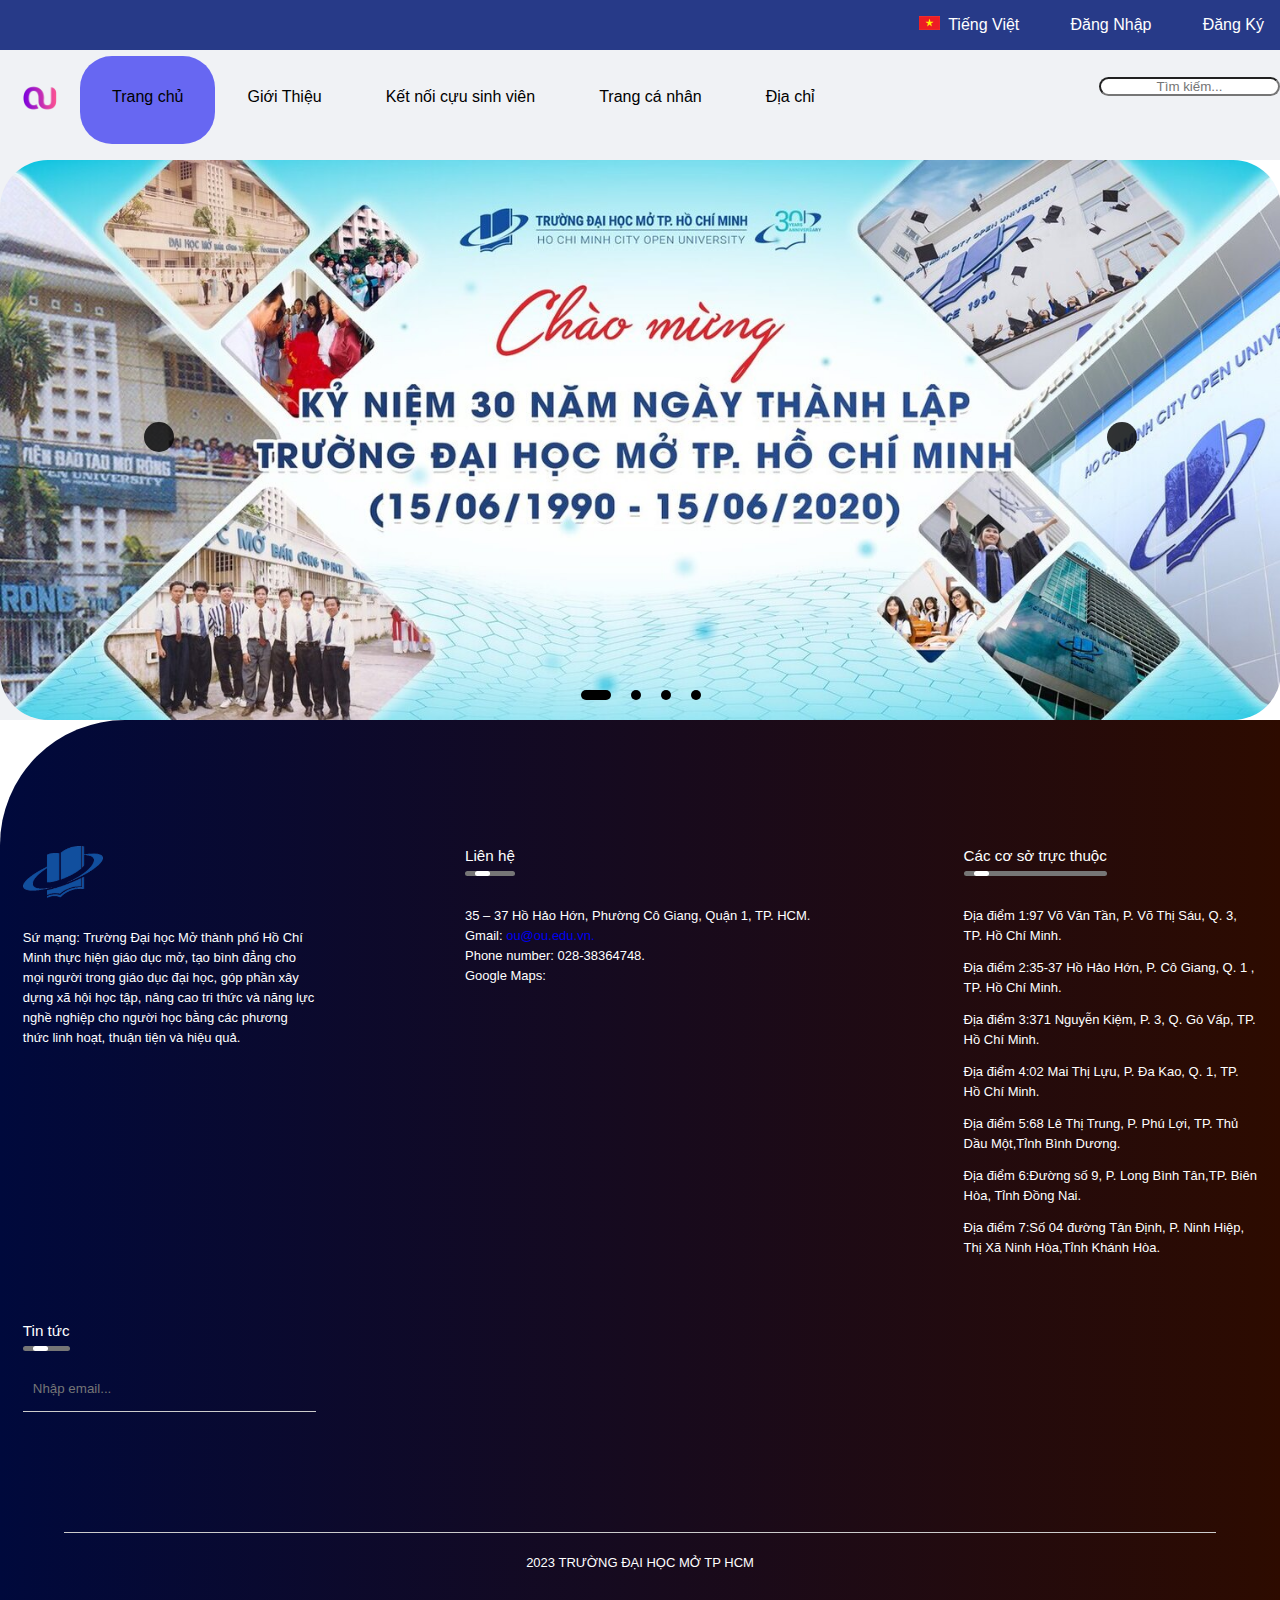
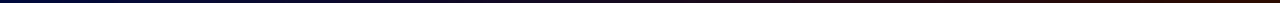
<file: HTML/index.html>
<!DOCTYPE html>
<html lang="en">

<head>
  <meta charset="UTF-8" />
  <meta http-equiv="X-UA-Compatible" content="IE=edge" />
  <meta name="viewport" content="width=device-width, initial-scale=1.0" />
  <link rel="stylesheet" href="../CSS/index.css" />
  <link rel="icon" href="../img/logoou-removebg-preview (1).png" />
  <link rel="stylesheet" href="https://cdnjs.cloudflare.com/ajax/libs/animate.css/4.1.1/animate.min.css" />
  <link rel="stylesheet" href="https://cdnjs.cloudflare.com/ajax/libs/font-awesome/6.4.0/css/all.min.css"
    integrity="sha512-iecdLmaskl7CVkqkXNQ/ZH/XLlvWZOJyj7Yy7tcenmpD1ypASozpmT/E0iPtmFIB46ZmdtAc9eNBvH0H/ZpiBw=="
    crossorigin="anonymous" referrerpolicy="no-referrer" />

  <title>Cựu Sinh Viên OU</title>
</head>

<body>
  <div class="nav-title">
    <div class="title  animate__animated animate__rotateInDownLeft">
      <ul>
        <li><img src="../img/imgintro/logovn.png" alt=""><a href="" class="tv">Tiếng Việt</a></li>
        <li><a href="../HTML/signin.html"><i class="fa-solid fa-circle-user"></i><span>Đăng Nhập</span></a></li>
        <li><a href="../HTML/signup.html"><i class="fa-solid fa-user-plus"></i><span>Đăng Ký</span></a></li>
      </ul>
    </div>
  </div>
  <nav class="nav animate__animated animate__pulse">
    <div class="logo hidelogo">
      <a href="" class="imageLogo">
        <img
          src="../img/imgintro/ou-uo-design-logos-2-030244d406f11d8cc353f7c5c85da7cbb407d185ec8afa02009f9e4ff9bf788e-removebg-preview.png"
          alt="" /></a>
    </div>
    <ul class="menu left">
      <li>
        <div class="logo showlogo">
          <a href="" class="imageLogo">
            <img
              src="../img/imgintro/ou-uo-design-logos-2-030244d406f11d8cc353f7c5c85da7cbb407d185ec8afa02009f9e4ff9bf788e-removebg-preview.png"
              alt="" /></a>
        </div>
      </li>
      <li  class="active-color">
        <a id="scrollButton" href="../HTML/index.html"><i class="fas fa-home"></i> <span>Trang chủ</span></a>
      </li>
      <li>
        <a href="../HTML/index-introduce.html">
          <i class="fa-solid fa-circle-question"></i> <span>Giới Thiệu</span>
         </a>
      </li>
      <li>
        <a href="../HTML/index-introduce.html" onclick="nonePerson()"><i class="fas fa-graduation-cap"></i> <span>Kết nối cựu sinh viên</span>
        </a>
      </li>
   
      <li>
        <a href="../HTML/index-introduce.html" onclick="nonePerson()"><i class="fa-solid fa-circle-user"></i> <span>Trang cá nhân</span></a>
      </li>
      <li id="address">
        <a href="#"><i class="fa-solid fa-map"></i> <span>Địa chỉ</span></a>
      </li>
    </ul>
    <div class="finds"><li>
      <a href="#"><i class="fa-solid fa-magnifying-glass"></i><input type="text" id="find"
          placeholder="Tìm kiếm..." /></a>
    </li></div>
    <div id="toggle">
      <i class="fa-solid fa-bars"></i>
    </div>
  </nav>
  <header>
    <div class="slider animate__animated animate__slideInLeft">
      <div class="list">
          <div class="item">
              <img src="../img/imgintro/img1.jpg" alt="">
          </div>
          <div class="item">
              <img src="../img/imgintro/img2.jpg" alt="">
          </div>
          <div class="item">
              <img src="../img/imgintro/img3.jpg" alt="">
          </div>
          <div class="item">
              <img src="../img/imgintro/img4.png" alt="">
          </div>
      </div>
      <div class="buttons">
        <button id="prev" class="prev1"><i class="fa-solid fa-angle-left"></i></button>
        <button id="next" class="next1"><i class="fa-solid fa-angle-right"></i></button>
      </div>
      <ul class="dots">
          <li class="active"></li>
          <li></li>
          <li></li>
          <li></li>
      </ul>
    </div>
  </header>
  <footer>
    <div class="row">
        <div class="col">
          <img class="logo" src="../img/imgintro/logoou-removebg-preview.png" alt="">
          <p>Sứ mạng: Trường Đại học Mở thành phố Hồ Chí Minh thực hiện giáo dục mở, tạo bình đẳng cho mọi người trong giáo dục đại học, góp phần xây dựng xã hội học tập, nâng cao tri thức và năng lực nghề nghiệp cho người học bằng các phương thức linh hoạt, thuận tiện và hiệu quả.</p>
        </div>
        <div class="col">
          <h3>Liên hệ<div class="underline"><span></span></div></h3>
          <p>35 – 37 Hồ Hảo Hớn, Phường Cô Giang, Quận 1, TP. HCM.</p>
          <p><span class="email-id">Gmail: <a href="mailto:ou.edu.vn">ou@ou.edu.vn.</a></span></p>
          <h4>Phone number: 028-38364748.</h4>
        <h4>Google Maps:</h4>
          <iframe id="custom-iframe" src="https://www.google.com/maps/embed?pb=!1m14!1m8!1m3!1d1959.8294822954347!2d106.6918745!3d10.7607449!3m2!1i1024!2i768!4f13.1!3m3!1m2!1s0x31752f114014707f%3A0x3f198b980ca59fdf!2zVHLGsOG7nW5nIMSQ4bqhaSBo4buNYyBN4bufIFRQLkhDTSAtIEPGoSBz4bufIDI!5e0!3m2!1svi!2s!4v1690515594739!5m2!1svi!2s" width="350" height="300" style="border:0;margin-top:0.6rem" allowfullscreen="" loading="lazy" referrerpolicy="no-referrer-when-downgrade"></iframe>
        </div>
        <div class="col">
          <h3>Các cơ sở trực thuộc<div class="underline"><span></span></div></h3>
          <ul>
              <li>Địa điểm 1:97 Võ Văn Tần, P. Võ Thị Sáu, Q. 3, TP. Hồ Chí Minh.</li>
              <li>Địa điểm 2:35-37 Hồ Hảo Hớn, P. Cô Giang, Q. 1 , TP. Hồ Chí Minh.</li>
              <li> Địa điểm 3:371 Nguyễn Kiệm, P. 3, Q. Gò Vấp, TP. Hồ Chí Minh. </li>
              <li>Địa điểm 4:02 Mai Thị Lựu, P. Đa Kao, Q. 1, TP. Hồ Chí Minh. </li>
              <li>Địa điểm 5:68 Lê Thị Trung, P. Phú Lợi, TP. Thủ Dầu Một,Tỉnh Bình Dương.</li>
              <li>Địa điểm 6:Đường số 9, P. Long Bình Tân,TP. Biên Hòa, Tỉnh Đồng Nai. </a></li>
              <li>Địa điểm 7:Số 04 đường Tân Định, P. Ninh Hiệp, Thị Xã Ninh Hòa,Tỉnh Khánh Hòa.</li>
          </ul>
        </div>
        <div class="col">
          <h3>Tin tức <div class="underline"><span></span></div></h3>
          <form>
            <i class="fa-regular fa-envelope"></i>
            <input type="email" placeholder="Nhập email..." required>
            <button type="submit"><i class="fa-solid fa-arrow-right"></i></button>
          </form>
          <div class="social-icons">
          
              <i class="fab fa-facebook-square"></i>
              <i class="fab fa-twitter-square"></i> 
              <i class="fab fa-linkedin"></i> 
              <i class="fab fa-instagram-square"></i>
          </div>
        </div>
    </div>
    <hr>
    <p class="copyright"><i class="fa-regular fa-copyright"></i> 2023 TRƯỜNG ĐẠI HỌC MỞ TP HCM</p>
  </footer>
  <div class="back_to_top">
    <span><i class="fa-solid fa-arrow-up"></i></span>
  </div>
  <script src="https://ajax.googleapis.com/ajax/libs/jquery/3.3.1/jquery.min.js"></script>  
  <script src="../JS/index.js"></script>
</body>

</html>
</file>
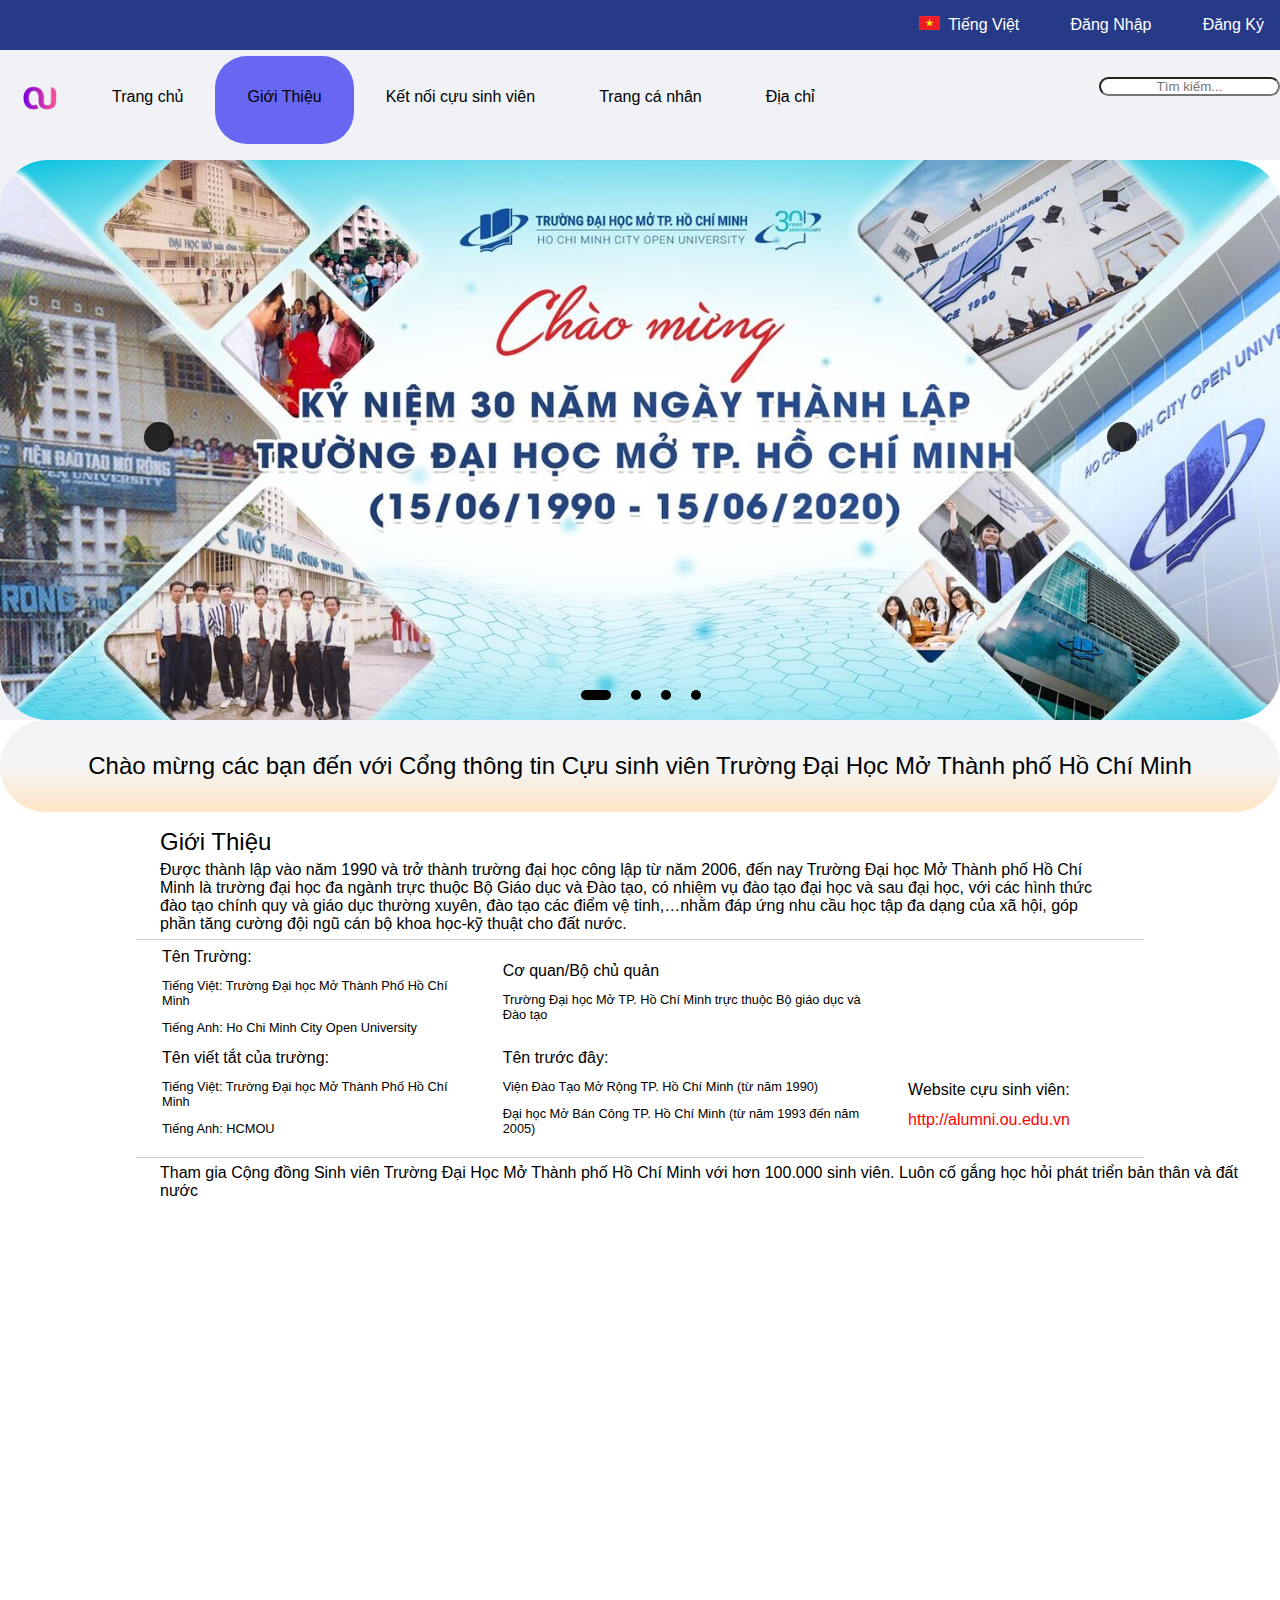
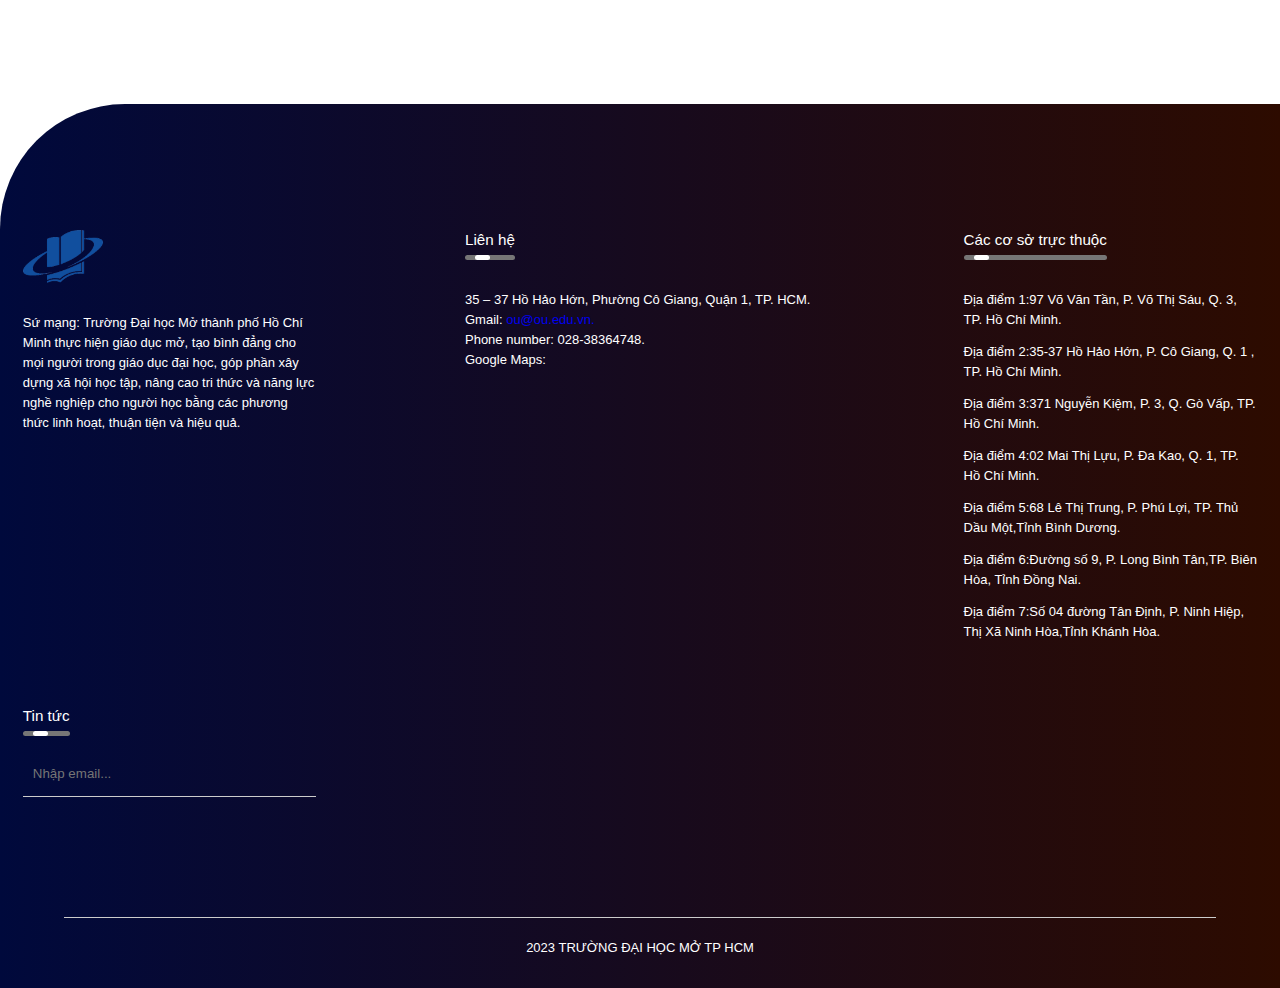
<file: HTML/index-introduce.html>
<!DOCTYPE html>
<html lang="en">

<head>
  <meta charset="UTF-8" />
  <meta http-equiv="X-UA-Compatible" content="IE=edge" />
  <meta name="viewport" content="width=device-width, initial-scale=1.0" />
  <link rel="stylesheet" href="../CSS/index-introduce.css" />
  <link rel="icon" href="../img/logoou-removebg-preview (1).png" />
  <link rel="stylesheet" href="https://cdnjs.cloudflare.com/ajax/libs/animate.css/4.1.1/animate.min.css" />
  <link rel="stylesheet" href="https://cdnjs.cloudflare.com/ajax/libs/font-awesome/6.4.0/css/all.min.css"
    integrity="sha512-iecdLmaskl7CVkqkXNQ/ZH/XLlvWZOJyj7Yy7tcenmpD1ypASozpmT/E0iPtmFIB46ZmdtAc9eNBvH0H/ZpiBw=="
    crossorigin="anonymous" referrerpolicy="no-referrer" />

  <title>Cựu Sinh Viên OU</title>
</head>

<body>
  <div class="nav-title">
    <div class="title  animate__animated animate__rotateInDownLeft">
      <ul>
        <li><img src="../img/imgintro/logovn.png" alt=""><a href="" class="tv">Tiếng Việt</a></li>
        <li><a href="../HTML/signin.html"><i class="fa-solid fa-circle-user"></i><span>Đăng Nhập</span></a></li>
        <li><a href="../HTML/signup.html"><i class="fa-solid fa-user-plus"></i><span>Đăng Ký</span></a></li>
      </ul>
    </div>
  </div>
  <nav class="nav animate__animated animate__pulse">
    <div class="logo hidelogo">
      <a href="" class="imageLogo">
        <img
          src="../img/imgintro/ou-uo-design-logos-2-030244d406f11d8cc353f7c5c85da7cbb407d185ec8afa02009f9e4ff9bf788e-removebg-preview.png"
          alt="" /></a>
    </div>
    <ul class="menu left">
      <li>
        <div class="logo showlogo">
          <a href="" class="imageLogo">
            <img
              src="../img/imgintro/ou-uo-design-logos-2-030244d406f11d8cc353f7c5c85da7cbb407d185ec8afa02009f9e4ff9bf788e-removebg-preview.png"
              alt="" /></a>
        </div>
      </li>
      <li>
        <a id="scrollButton" href="../HTML/index.html"><i class="fas fa-home"></i> <span>Trang chủ</span></a>
      </li>
      <li class="active-color" id="intros">
        <a>
          <i class="fa-solid fa-circle-question"></i> <span>Giới Thiệu</span>
         </a>
      </li>
      <li>
        <a href="../HTML/index-introduce.html" onclick="nonePerson()"><i class="fas fa-graduation-cap"></i> <span>Kết nối cựu sinh viên</span>
        </a>
      </li>
   
      <li>
        <a href="../HTML/index-introduce.html" onclick="nonePerson()"><i class="fa-solid fa-circle-user"></i> <span>Trang cá nhân</span></a>
      </li>
      <li id="address">
        <a href="#"><i class="fa-solid fa-map"></i> <span>Địa chỉ</span></a>
      </li>
    </ul>
    <div class="finds"><li>
      <a href="#"><i class="fa-solid fa-magnifying-glass"></i><input type="text" id="find"
          placeholder="Tìm kiếm..." /></a>
    </li></div>
    <div id="toggle">
      <i class="fa-solid fa-bars"></i>
    </div>
  </nav>
  <header>
    <div class="slider animate__animated animate__slideInLeft">
      <div class="list">
          <div class="item">
              <img src="../img/imgintro/img1.jpg" alt="">
          </div>
          <div class="item">
              <img src="../img/imgintro/img2.jpg" alt="">
          </div>
          <div class="item">
              <img src="../img/imgintro/img3.jpg" alt="">
          </div>
          <div class="item">
              <img src="../img/imgintro/img4.png" alt="">
          </div>
      </div>
      <div class="buttons">
        <button id="prev" class="prev1"><i class="fa-solid fa-angle-left"></i></button>
          <button id="next" class="next1"><i class="fa-solid fa-angle-right"></i></button>
      </div>
      <ul class="dots">
          <li class="active"></li>
          <li></li>
          <li></li>
          <li></li>
      </ul>
    </div>
  </header>
  <main class="main-introduce">
    <div class="introduce animate__animated animate__slideInDown">Chào mừng các bạn đến với Cổng thông tin Cựu sinh viên
      Trường Đại Học Mở Thành phố Hồ Chí Minh</div>
    <div class="nav-introduce">
      <h2>Giới Thiệu</h2>
      <p class="animate__animated animate__slideInLeft">
        Được thành lập vào năm 1990 và trở thành trường đại học công lập từ năm 2006, đến nay Trường Đại học Mở Thành
        phố Hồ Chí Minh là trường đại học đa ngành trực thuộc Bộ Giáo dục và Đào tạo, có nhiệm vụ đào tạo đại học và sau
        đại học, với các hình thức đào tạo chính quy và giáo dục thường xuyên, đào tạo các điểm vệ tinh,…nhằm đáp ứng
        nhu cầu học tập đa dạng của xã hội, góp phần tăng cường đội ngũ cán bộ khoa học-kỹ thuật cho đất nước.
      </p>
      <hr>
      <table id="intro" class="animate__animated animate__slideInUp">
        <tr>
          <td>
            <ul>
              <li>
                Tên Trường:
              </li>
              <ul class="ulnodeco">
                <li>Tiếng Việt: Trường Đại học Mở Thành Phố Hồ Chí Minh</li>
                <li>Tiếng Anh: Ho Chi Minh City Open University</li>
              </ul>
            </ul>
          </td>
          <td class="last2child">
            <ul >
              <li>Cơ quan/Bộ chủ quản</li>
              <ul class="ulnodeco ">
                <li>Trường Đại học Mở TP. Hồ Chí Minh trực thuộc Bộ giáo dục và Đào tạo</li>
              </ul>
            </ul>
          </td>
        </tr>
        <tr>
          <td>
            <ul>
              <li>
                Tên viết tắt của trường:
              </li>
              <ul class="ulnodeco ">
                <li>Tiếng Việt: Trường Đại học Mở Thành Phố Hồ Chí Minh</li>
                <li>Tiếng Anh: HCMOU</li>
              </ul>
            </ul>
          </td>
          <td class="lastchild">
            <ul>
              <li>
                Tên trước đây:
              </li>
              <ul class="ulnodeco " >
                <li>Viện Đào Tạo Mở Rộng TP. Hồ Chí Minh (từ năm 1990)</li>
                <li>Đại học Mở Bán Công TP. Hồ Chí Minh (từ năm 1993 đến năm 2005)</li>
              </ul>
            </ul>
          </td>
          <td class="website-alulimi">
            <ul>
              <li>  
                Website cựu sinh viên:
              </li>
              <a class="link" href="http://alumni.ou.edu.vn">http://alumni.ou.edu.vn</a>
            </ul>
          </td>
        </tr>
      </tr>
      </table>
      <hr />
      <div class="before-vid">Tham gia Cộng đồng Sinh viên Trường Đại Học Mở Thành phố Hồ Chí Minh với hơn 100.000 sinh
        viên. Luôn cố gắng học hỏi phát triển bản thân và đất nước</div>
        <iframe id="iframe-vid" src="https://www.youtube.com/embed/Us1okcXiHpA"
        title="Introduce Open University" frameborder="0" 
        allow="accelerometer; autoplay; clipboard-write; encrypted-media; gyroscope; picture-in-picture; web-share"
        allowfullscreen width="85%" height="500"></iframe>
    </div>
  </main>
<footer>
  <div class="row">
     <div class="col">
       <img class="logo" src="../img/imgintro/logoou-removebg-preview.png" alt="">
       <p>Sứ mạng: Trường Đại học Mở thành phố Hồ Chí Minh thực hiện giáo dục mở, tạo bình đẳng cho mọi người trong giáo dục đại học, góp phần xây dựng xã hội học tập, nâng cao tri thức và năng lực nghề nghiệp cho người học bằng các phương thức linh hoạt, thuận tiện và hiệu quả.</p>
     </div>
     <div class="col">
      <h3>Liên hệ<div class="underline"><span></span></div></h3>
      <p>35 – 37 Hồ Hảo Hớn, Phường Cô Giang, Quận 1, TP. HCM.</p>
      <p><span class="email-id">Gmail: <a href="mailto:ou.edu.vn">ou@ou.edu.vn.</a></span></p>
      <h4>Phone number: 028-38364748.</h4>
     <h4>Google Maps:</h4>
      <iframe id="custom-iframe" src="https://www.google.com/maps/embed?pb=!1m14!1m8!1m3!1d1959.8294822954347!2d106.6918745!3d10.7607449!3m2!1i1024!2i768!4f13.1!3m3!1m2!1s0x31752f114014707f%3A0x3f198b980ca59fdf!2zVHLGsOG7nW5nIMSQ4bqhaSBo4buNYyBN4bufIFRQLkhDTSAtIEPGoSBz4bufIDI!5e0!3m2!1svi!2s!4v1690515594739!5m2!1svi!2s" width="350" height="300" style="border:0;margin-top:0.6rem" allowfullscreen="" loading="lazy" referrerpolicy="no-referrer-when-downgrade"></iframe>
    </div>
     <div class="col">
       <h3>Các cơ sở trực thuộc<div class="underline"><span></span></div></h3>
       <ul>
           <li>Địa điểm 1:97 Võ Văn Tần, P. Võ Thị Sáu, Q. 3, TP. Hồ Chí Minh.</li>
           <li>Địa điểm 2:35-37 Hồ Hảo Hớn, P. Cô Giang, Q. 1 , TP. Hồ Chí Minh.</li>
           <li> Địa điểm 3:371 Nguyễn Kiệm, P. 3, Q. Gò Vấp, TP. Hồ Chí Minh. </li>
           <li>Địa điểm 4:02 Mai Thị Lựu, P. Đa Kao, Q. 1, TP. Hồ Chí Minh. </li>
           <li>Địa điểm 5:68 Lê Thị Trung, P. Phú Lợi, TP. Thủ Dầu Một,Tỉnh Bình Dương.</li>
           <li>Địa điểm 6:Đường số 9, P. Long Bình Tân,TP. Biên Hòa, Tỉnh Đồng Nai. </a></li>
           <li>Địa điểm 7:Số 04 đường Tân Định, P. Ninh Hiệp, Thị Xã Ninh Hòa,Tỉnh Khánh Hòa.</li>
       </ul>
     </div>
     <div class="col">
       <h3>Tin tức <div class="underline"><span></span></div></h3>
       <form>
         <i class="fa-regular fa-envelope"></i>
         <input type="email" placeholder="Nhập email..." required>
         <button type="submit"><i class="fa-solid fa-arrow-right"></i></button>
       </form>
       <div class="social-icons">
        
           <i class="fab fa-facebook-square"></i>
           <i class="fab fa-twitter-square"></i> 
           <i class="fab fa-linkedin"></i> 
           <i class="fab fa-instagram-square"></i>
       
       </div>
     </div>
  </div>
  <hr>
  <p class="copyright"><i class="fa-regular fa-copyright"></i> 2023 TRƯỜNG ĐẠI HỌC MỞ TP HCM</p>
</footer>
  <div class="back_to_top">
    <span><i class="fa-solid fa-arrow-up"></i></span>
  </div>
  <script src="https://ajax.googleapis.com/ajax/libs/jquery/3.3.1/jquery.min.js"></script>  
  <script src="../JS/index-introduce.js"></script>
</body>

</html>
</file>
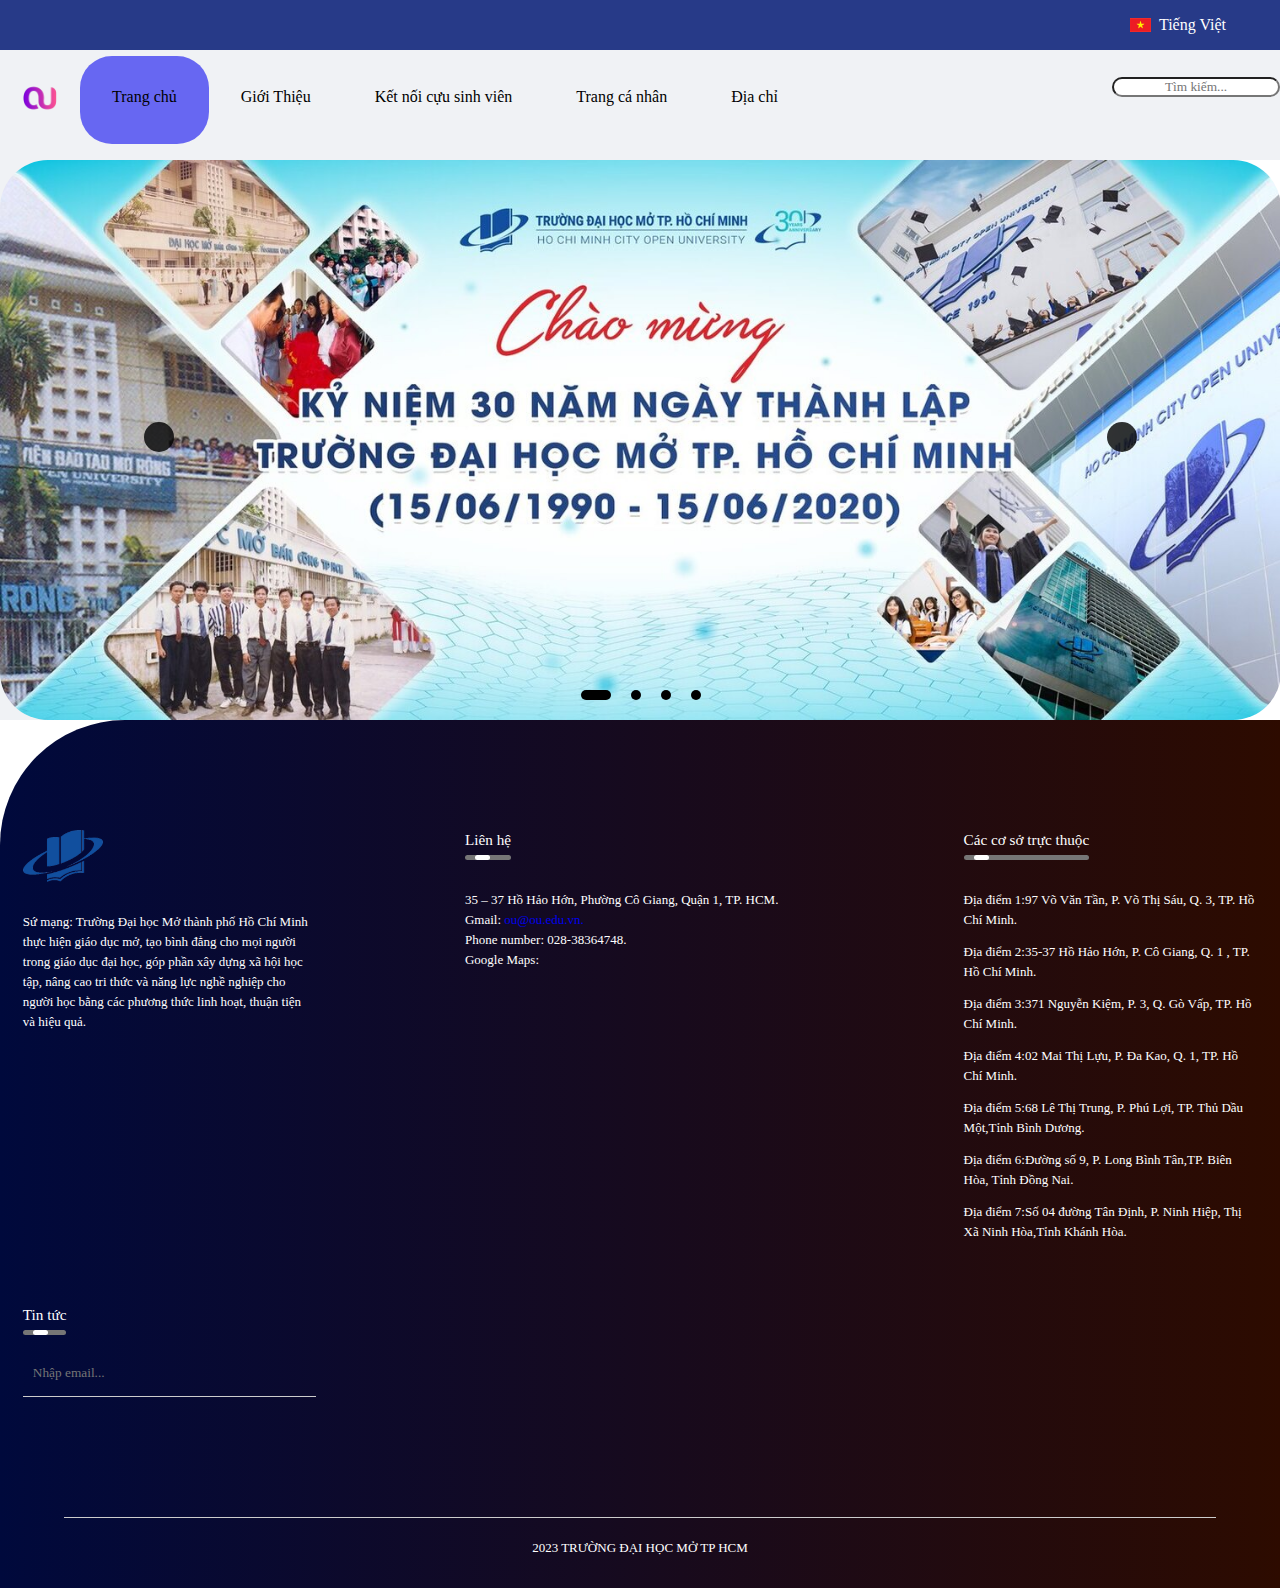
<file: HTML/index-person.html>
<!DOCTYPE html>
<html lang="en">

<head>
  <meta charset="UTF-8" />
  <meta http-equiv="X-UA-Compatible" content="IE=edge" />
  <meta name="viewport" content="width=device-width, initial-scale=1.0" />
  <link rel="stylesheet" href="../CSS/index-person.css" />
  <link rel="icon" href="../img/logoou-removebg-preview (1).png" />
  <link rel="stylesheet" href="https://cdnjs.cloudflare.com/ajax/libs/animate.css/4.1.1/animate.min.css" />
  <link rel="stylesheet" href="https://cdnjs.cloudflare.com/ajax/libs/font-awesome/6.4.0/css/all.min.css"
    integrity="sha512-iecdLmaskl7CVkqkXNQ/ZH/XLlvWZOJyj7Yy7tcenmpD1ypASozpmT/E0iPtmFIB46ZmdtAc9eNBvH0H/ZpiBw=="
    crossorigin="anonymous" referrerpolicy="no-referrer" />

  <title>Cựu Sinh Viên OU</title>
</head>

<body>
  <div class="nav-title">
    <div class="title">
      <ul class="nav_icons">
        <li><img src="../img/imgintro/logovn.png" alt=""><a href="">Tiếng Việt</a></li>
        <li>
              <span id="action_menu_btn"><i class="fa-solid fa-circle-user"></i></span>
              <div class="action_menu">
                <ul>
                    <li><a href="../HTML/social.html"><i class="fa-solid fa-image-portrait"></i>Trang kết nối</a></li>
                    <li><a href="../HTML/Personal_portfolio.html"><i class="fa-solid fa-user"></i>Trang cá nhân</a></li>
                    <li><a href="../HTML/signin.html"><i class="fa-solid fa-arrow-rotate-left"></i>Đăng xuất</a></li>
                    <li><a href="../HTML/signup.html"><i class="fas fa-plus"></i>Đăng Ký tài khoản mới</a></li>
                </ul>
             </div>
        </li>
      </ul>
    </div>
  </div>
  <nav class="nav animate__animated animate__pulse">
    <div class="logo showlogo">
      <a href="" class="imageLogo">
        <img
          src="../img/imgintro/ou-uo-design-logos-2-030244d406f11d8cc353f7c5c85da7cbb407d185ec8afa02009f9e4ff9bf788e-removebg-preview.png"
          alt="" /></a>
    </div>
    <ul class="menu left">
      <li>
        <div class="logo hidelogo">
          <a href="" class="imageLogo">
            <img
              src="../img/imgintro/ou-uo-design-logos-2-030244d406f11d8cc353f7c5c85da7cbb407d185ec8afa02009f9e4ff9bf788e-removebg-preview.png"
              alt="" /></a>
        </div>
      </li>
      <li  class="active-color">
        <a id="scrollButton" href="../HTML/index-person.html"><i class="fas fa-home"></i> <span>Trang chủ</span></a>
      </li>
      <li>
        <a href="../HTML/person-introduce.html">
          <i class="fa-solid fa-circle-question"></i> <span>Giới Thiệu</span>
         </a>
      </li>
      <li>
        <a href="../HTML/social.html"><i class="fas fa-graduation-cap"></i> <span>Kết nối cựu sinh viên</span>
        </a>
      </li>
   
      <li>
        <a href="../HTML/Personal_portfolio.html"><i class="fa-solid fa-circle-user"></i> <span>Trang cá nhân</span></a>
      </li>
      <li id="address">
        <a href="#"><i class="fa-solid fa-map"></i> <span>Địa chỉ</span></a>
      </li>
    </ul>
    <div class="finds"><li>
      <a href="#"><i class="fa-solid fa-magnifying-glass"></i><input type="text" id="find"
          placeholder="Tìm kiếm..." /></a>
    </li></div>
    <div id="toggle">
      <i class="fa-solid fa-bars"></i>
    </div>
  </nav>
  <header>
    <div class="slider  animate__animated animate__slideInLeft">
      <div class="list">
          <div class="item">
            <img src="../img/imgintro/img1.jpg" alt="">
          </div>
          <div class="item">
              <img src="../img/imgintro/img2.jpg" alt="">
          </div>
          <div class="item">
              <img src="../img/imgintro/img3.jpg" alt="">
          </div>
          <div class="item">
              <img src="../img/imgintro/img4.png" alt="">
          </div>
      </div>
      <div class="buttons">
        <button id="prev" class="prev1"><i class="fa-solid fa-angle-left"></i></button>
        <button id="next" class="next1"><i class="fa-solid fa-angle-right"></i></button>
      </div>
      <ul class="dots">
          <li class="active"></li>
          <li></li>
          <li></li>
          <li></li>
      </ul>
  </div>
  </header>
  <footer>
    <div class="row">
      <div class="col">
        <img class="logo" src="../img/imgintro/logoou-removebg-preview.png" alt="">
        <p>Sứ mạng: Trường Đại học Mở thành phố Hồ Chí Minh thực hiện giáo dục mở, tạo bình đẳng cho mọi người trong giáo dục đại học, góp phần xây dựng xã hội học tập, nâng cao tri thức và năng lực nghề nghiệp cho người học bằng các phương thức linh hoạt, thuận tiện và hiệu quả.</p>
      </div>
      <div class="col">
        <h3>Liên hệ<div class="underline"><span></span></div></h3>
        <p>35 – 37 Hồ Hảo Hớn, Phường Cô Giang, Quận 1, TP. HCM.</p>
        <p><span class="email-id">Gmail: <a href="mailto:ou.edu.vn">ou@ou.edu.vn.</a></span></p>
        <h4>Phone number: 028-38364748.</h4>
      <h4>Google Maps:</h4>
        <iframe id="custom-iframe" src="https://www.google.com/maps/embed?pb=!1m14!1m8!1m3!1d1959.8294822954347!2d106.6918745!3d10.7607449!3m2!1i1024!2i768!4f13.1!3m3!1m2!1s0x31752f114014707f%3A0x3f198b980ca59fdf!2zVHLGsOG7nW5nIMSQ4bqhaSBo4buNYyBN4bufIFRQLkhDTSAtIEPGoSBz4bufIDI!5e0!3m2!1svi!2s!4v1690515594739!5m2!1svi!2s" width="350" height="300" style="border:0;margin-top:0.6rem" allowfullscreen="" loading="lazy" referrerpolicy="no-referrer-when-downgrade"></iframe>
      </div>
      <div class="col">
        <h3>Các cơ sở trực thuộc<div class="underline"><span></span></div></h3>
        <ul>
            <li>Địa điểm 1:97 Võ Văn Tần, P. Võ Thị Sáu, Q. 3, TP. Hồ Chí Minh.</li>
            <li>Địa điểm 2:35-37 Hồ Hảo Hớn, P. Cô Giang, Q. 1 , TP. Hồ Chí Minh.</li>
            <li> Địa điểm 3:371 Nguyễn Kiệm, P. 3, Q. Gò Vấp, TP. Hồ Chí Minh. </li>
            <li>Địa điểm 4:02 Mai Thị Lựu, P. Đa Kao, Q. 1, TP. Hồ Chí Minh. </li>
            <li>Địa điểm 5:68 Lê Thị Trung, P. Phú Lợi, TP. Thủ Dầu Một,Tỉnh Bình Dương.</li>
            <li>Địa điểm 6:Đường số 9, P. Long Bình Tân,TP. Biên Hòa, Tỉnh Đồng Nai. </a></li>
            <li>Địa điểm 7:Số 04 đường Tân Định, P. Ninh Hiệp, Thị Xã Ninh Hòa,Tỉnh Khánh Hòa.</li>
        </ul>
      </div>
      <div class="col">
        <h3>Tin tức <div class="underline"><span></span></div></h3>
        <form>
          <i class="fa-regular fa-envelope"></i>
          <input type="email" placeholder="Nhập email..." required>
          <button type="submit"><i class="fa-solid fa-arrow-right"></i></button>
        </form>
        <div class="social-icons">
          
            <i class="fab fa-facebook-square"></i>
            <i class="fab fa-twitter-square"></i> 
            <i class="fab fa-linkedin"></i> 
            <i class="fab fa-instagram-square"></i>
        
        </div>
      </div>
    </div>
    <hr>
    <p class="copyright"><i class="fa-regular fa-copyright"></i> 2023 TRƯỜNG ĐẠI HỌC MỞ TP HCM</p>
  </footer>
  <div class="back_to_top">
    <span><i class="fa-solid fa-arrow-up"></i></span>
  </div>
  <script src="https://ajax.googleapis.com/ajax/libs/jquery/3.3.1/jquery.min.js"></script>  
  <script src="../JS/index-person.js"></script>
 
</body>

</html>
</file>
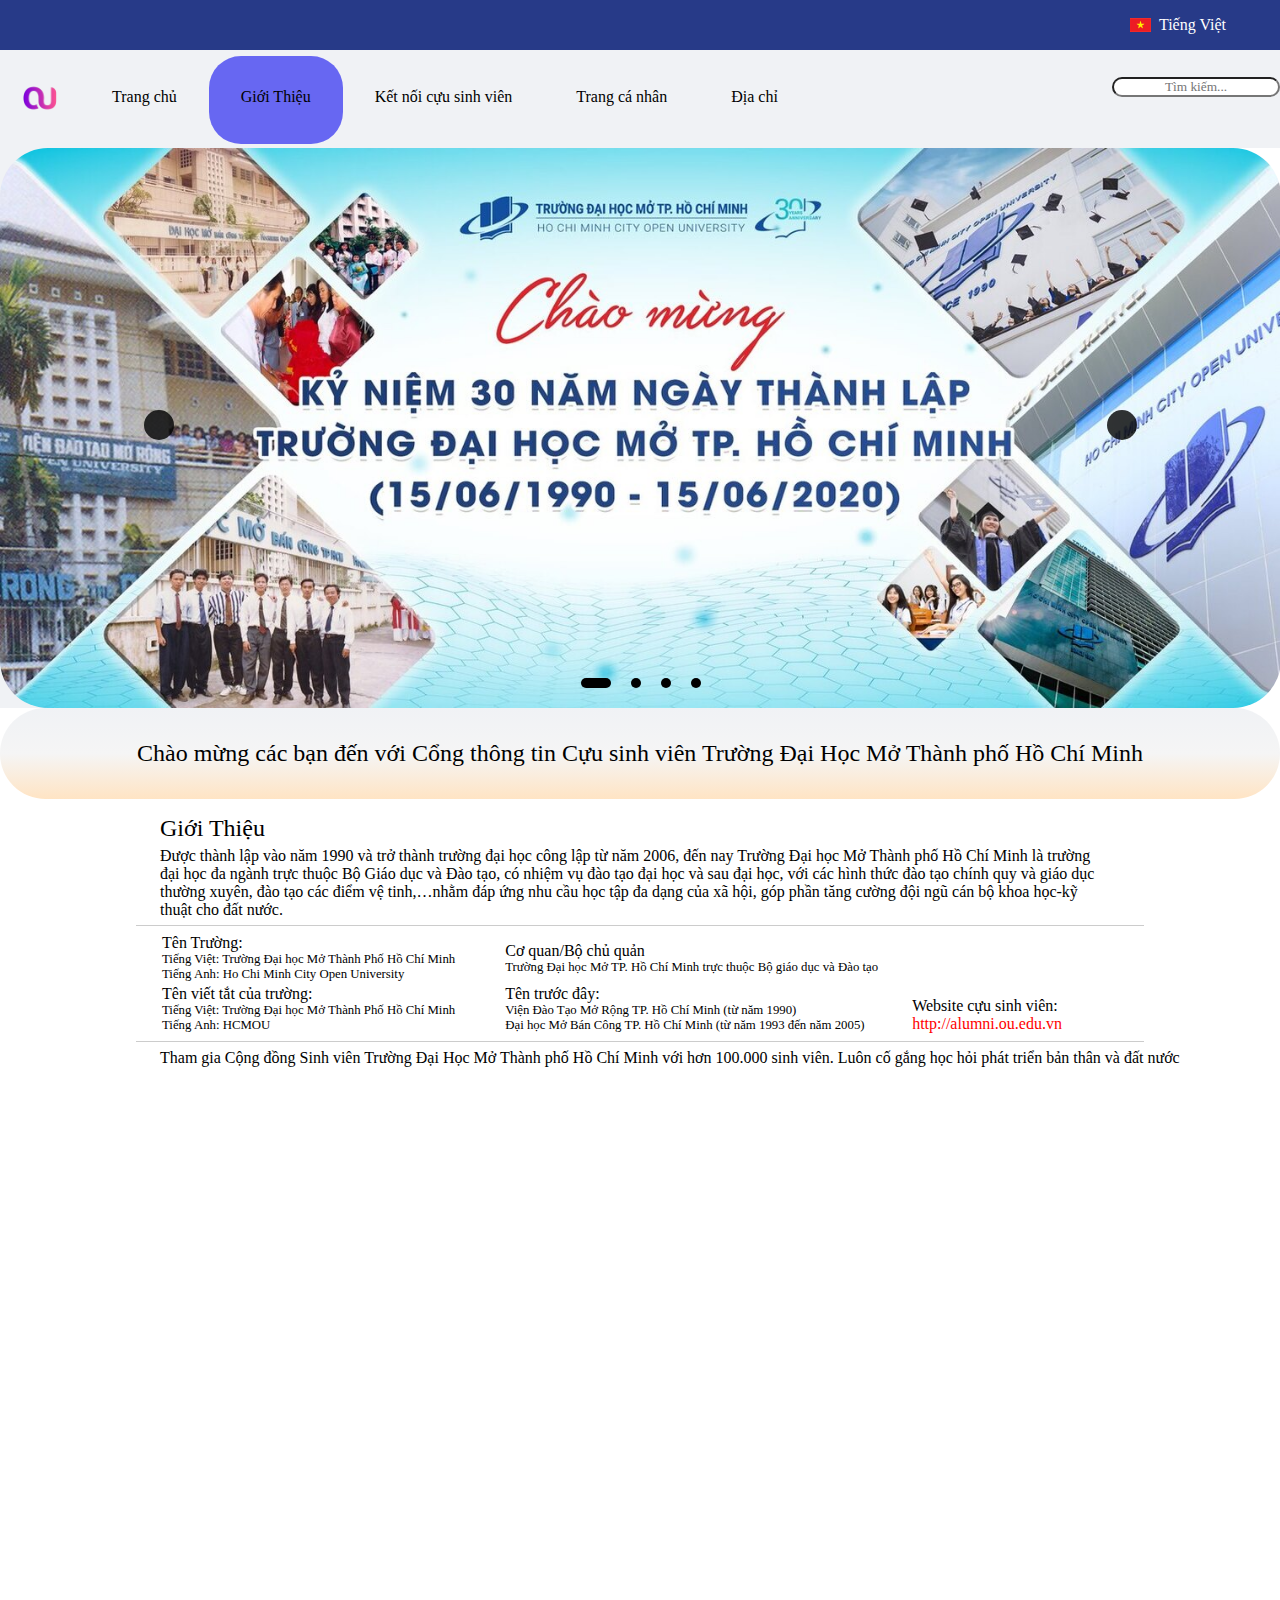
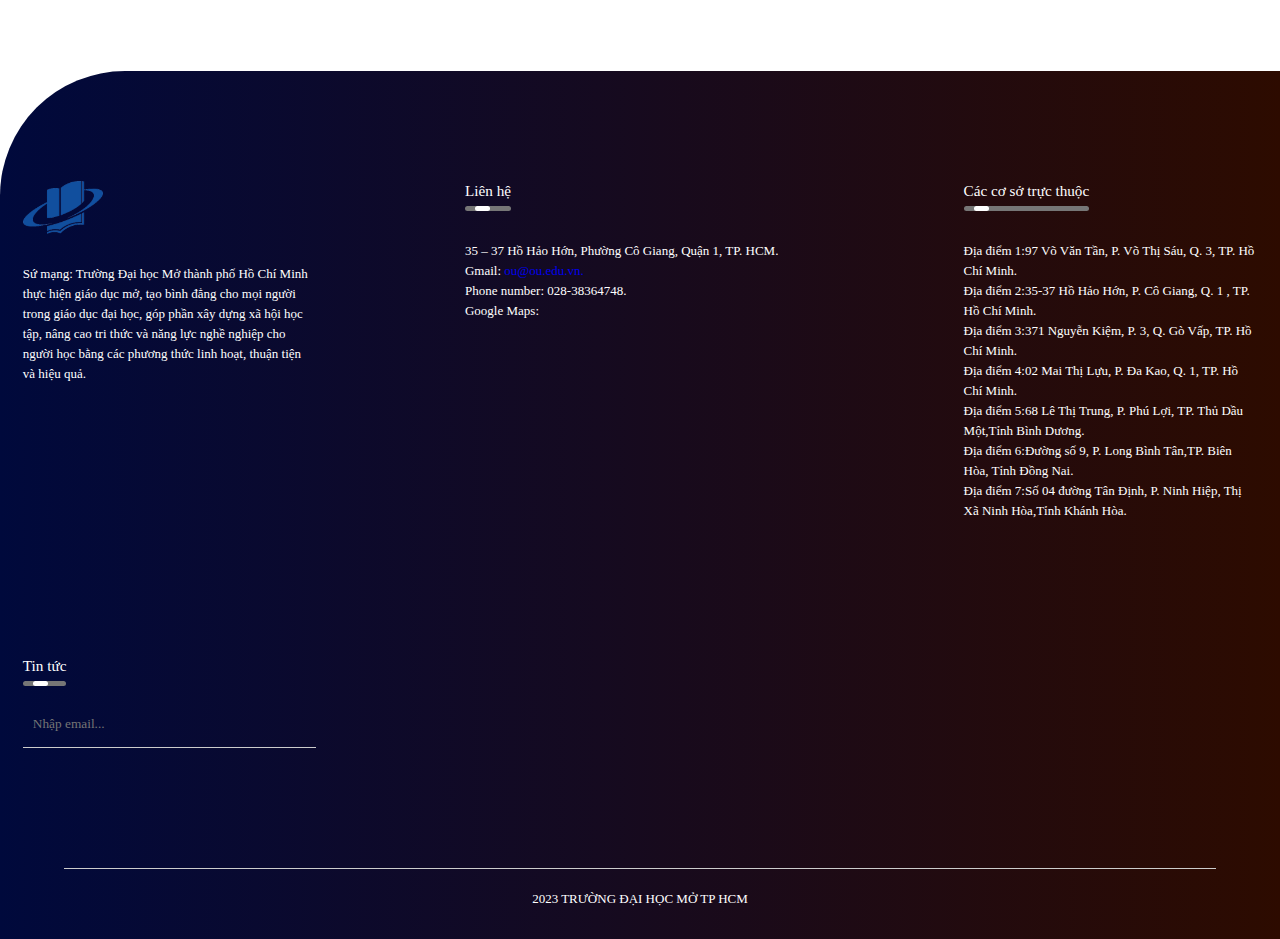
<file: HTML/person-introduce.html>
<!DOCTYPE html>
<html lang="en">

<head>
  <meta charset="UTF-8" />
  <meta http-equiv="X-UA-Compatible" content="IE=edge" />
  <meta name="viewport" content="width=device-width, initial-scale=1.0" />
  <link rel="stylesheet" href="../CSS/person-introduce.css" />
  <link rel="icon" href="../img/logoou-removebg-preview (1).png" />
  <link rel="stylesheet" href="https://cdnjs.cloudflare.com/ajax/libs/animate.css/4.1.1/animate.min.css" />
  <link rel="stylesheet" href="https://cdnjs.cloudflare.com/ajax/libs/font-awesome/6.4.0/css/all.min.css"
    integrity="sha512-iecdLmaskl7CVkqkXNQ/ZH/XLlvWZOJyj7Yy7tcenmpD1ypASozpmT/E0iPtmFIB46ZmdtAc9eNBvH0H/ZpiBw=="
    crossorigin="anonymous" referrerpolicy="no-referrer" />

  <title>Cựu Sinh Viên OU</title>
</head>

<body>
  <div class="nav-title">
    <div class="title">
        <ul class="nav_icons">
            <li><img src="../img/imgintro/logovn.png" alt=""><a href="">Tiếng Việt</a></li>
            <li>
                  <span id="action_menu_btn"><i class="fa-solid fa-circle-user"></i></span>
                  <div class="action_menu">
                      <ul>
                          <li><a href="../HTML/social.html"><i class="fa-solid fa-image-portrait"></i>Trang kết nối</a></li>
                          <li><a href="../HTML/Personal_portfolio.html"><i class="fa-solid fa-user"></i>Trang cá nhân</a></li>
                          <li><a href="../HTML/signin.html"><i class="fa-solid fa-arrow-rotate-left"></i>Đăng xuất</a></li>
                          <li><a href="../HTML/signup.html"><i class="fas fa-plus"></i>Đăng Ký tài khoản mới</a></li>
                      </ul>
                  </div>
            </li>
        </ul>
    </div>
  </div>
  <nav class="nav animate__animated animate__pulse">
    <div class="logo showlogo">
      <a href="" class="imageLogo">
        <img
          src="../img/imgintro/ou-uo-design-logos-2-030244d406f11d8cc353f7c5c85da7cbb407d185ec8afa02009f9e4ff9bf788e-removebg-preview.png"
          alt="" /></a>
    </div>
    <ul class="menu left">
      <li>
        <div class="logo hidelogo">
          <a href="" class="imageLogo">
            <img
              src="../img/imgintro/ou-uo-design-logos-2-030244d406f11d8cc353f7c5c85da7cbb407d185ec8afa02009f9e4ff9bf788e-removebg-preview.png"
              alt="" /></a>
        </div>
      </li>
      <li>
        <a href="../HTML/index-person.html" class="fas fa-home"></i> <span>Trang chủ</span></a>
      </li>
      <li class="active-color" id="intros">
        <a>
          <i class="fa-solid fa-circle-question"></i> <span>Giới Thiệu</span>
         </a>
      </li>
      <li>
        <a href="../HTML/social.html"><i class="fas fa-graduation-cap"></i> <span>Kết nối cựu sinh viên</span>
        </a>
      </li>
   
      <li>
        <a href="../HTML/Personal_portfolio.html"><i class="fa-solid fa-circle-user"></i> <span>Trang cá nhân</span></a>
      </li>
      <li id="address">
        <a href="#"><i class="fa-solid fa-map"></i> <span>Địa chỉ</span></a>
      </li>
    </ul>
    <div class="finds"><li>
      <a href="#"><i class="fa-solid fa-magnifying-glass"></i><input type="text" id="find"
          placeholder="Tìm kiếm..." /></a>
    </li></div>
    <div id="toggle">
      <i class="fa-solid fa-bars"></i>
    </div>
  </nav>
  <header>
    <div class="slider animate__animated animate__slideInLeft">
      <div class="list">
          <div class="item">
              <img src="../img/imgintro/img1.jpg" alt="">
          </div>
          <div class="item">
              <img src="../img/imgintro/img2.jpg" alt="">
          </div>
          <div class="item">
              <img src="../img/imgintro/img3.jpg" alt="">
          </div>
          <div class="item">
              <img src="../img/imgintro/img4.png" alt="">
          </div>
      </div>
      <div class="buttons">
        <button id="prev" class="prev1"><i class="fa-solid fa-angle-left"></i></button>
          <button id="next" class="next1"><i class="fa-solid fa-angle-right"></i></button>
      </div>
      <ul class="dots">
          <li class="active"></li>
          <li></li>
          <li></li>
          <li></li>
      </ul>
    </div>
  </header>
  <main class="main-introduce">
      <div class="introduce animate__animated animate__slideInDown">Chào mừng các bạn đến với Cổng thông tin Cựu sinh viên
        Trường Đại Học Mở Thành phố Hồ Chí Minh</div>
      <div class="nav-introduce">
      <h2>Giới Thiệu</h2>
      <p class="animate__animated animate__slideInLeft">
        Được thành lập vào năm 1990 và trở thành trường đại học công lập từ năm 2006, đến nay Trường Đại học Mở Thành
        phố Hồ Chí Minh là trường đại học đa ngành trực thuộc Bộ Giáo dục và Đào tạo, có nhiệm vụ đào tạo đại học và sau
        đại học, với các hình thức đào tạo chính quy và giáo dục thường xuyên, đào tạo các điểm vệ tinh,…nhằm đáp ứng
        nhu cầu học tập đa dạng của xã hội, góp phần tăng cường đội ngũ cán bộ khoa học-kỹ thuật cho đất nước.
      </p>
      <hr>
      <table id="intro" class="animate__animated animate__slideInUp">
        <tr>
          <td>
            <ul>
              <li>
                Tên Trường:
              </li>
              <ul class="ulnodeco">
                <li>Tiếng Việt: Trường Đại học Mở Thành Phố Hồ Chí Minh</li>
                <li>Tiếng Anh: Ho Chi Minh City Open University</li>
              </ul>
            </ul>
          </td>
          <td class="last2child">
            <ul >
              <li>Cơ quan/Bộ chủ quản</li>
              <ul class="ulnodeco ">
                <li>Trường Đại học Mở TP. Hồ Chí Minh trực thuộc Bộ giáo dục và Đào tạo</li>
              </ul>
            </ul>
          </td>
        </tr>
        <tr>
          <td>
            <ul>
              <li>
                Tên viết tắt của trường:
              </li>
              <ul class="ulnodeco ">
                <li>Tiếng Việt: Trường Đại học Mở Thành Phố Hồ Chí Minh</li>
                <li>Tiếng Anh: HCMOU</li>
              </ul>
            </ul>
          </td>
          <td class="lastchild">
            <ul>
              <li>
                Tên trước đây:
              </li>
              <ul class="ulnodeco " >
                <li>Viện Đào Tạo Mở Rộng TP. Hồ Chí Minh (từ năm 1990)</li>
                <li>Đại học Mở Bán Công TP. Hồ Chí Minh (từ năm 1993 đến năm 2005)</li>
              </ul>
            </ul>
          </td>
          <td class="website-alulimi">
            <ul>
              <li>  
                Website cựu sinh viên:
              </li>
              <a class="link" href="http://alumni.ou.edu.vn">http://alumni.ou.edu.vn</a>
            </ul>
          </td>
        </tr>
      </tr>
      </table>
      <hr />
      <div class="before-vid">Tham gia Cộng đồng Sinh viên Trường Đại Học Mở Thành phố Hồ Chí Minh với hơn 100.000 sinh
        viên. Luôn cố gắng học hỏi phát triển bản thân và đất nước</div>
        <iframe id="iframe-vid" src="https://www.youtube.com/embed/Us1okcXiHpA"
        title="Introduce Open University" frameborder="0" 
        allow="accelerometer; autoplay; clipboard-write; encrypted-media; gyroscope; picture-in-picture; web-share"
        allowfullscreen width="90%" height="600"></iframe>
      </div>
  </main>

  <footer>
    <div class="row">
      <div class="col">
        <img class="logo" src="../img/imgintro/logoou-removebg-preview.png" alt="">
        <p>Sứ mạng: Trường Đại học Mở thành phố Hồ Chí Minh thực hiện giáo dục mở, tạo bình đẳng cho mọi người trong giáo dục đại học, góp phần xây dựng xã hội học tập, nâng cao tri thức và năng lực nghề nghiệp cho người học bằng các phương thức linh hoạt, thuận tiện và hiệu quả.</p>
      </div>
      <div class="col">
          <h3>Liên hệ<div class="underline"><span></span></div></h3>
          <p>35 – 37 Hồ Hảo Hớn, Phường Cô Giang, Quận 1, TP. HCM.</p>
          <p><span class="email-id">Gmail: <a href="mailto:ou.edu.vn">ou@ou.edu.vn.</a></span></p>
          <h4>Phone number: 028-38364748.</h4>
          <h4>Google Maps:</h4>
          <iframe id="custom-iframe" src="https://www.google.com/maps/embed?pb=!1m14!1m8!1m3!1d1959.8294822954347!2d106.6918745!3d10.7607449!3m2!1i1024!2i768!4f13.1!3m3!1m2!1s0x31752f114014707f%3A0x3f198b980ca59fdf!2zVHLGsOG7nW5nIMSQ4bqhaSBo4buNYyBN4bufIFRQLkhDTSAtIEPGoSBz4bufIDI!5e0!3m2!1svi!2s!4v1690515594739!5m2!1svi!2s" width="350" height="300" style="border:0;margin-top:0.6rem" allowfullscreen="" loading="lazy" referrerpolicy="no-referrer-when-downgrade"></iframe>
        </div>
        <div class="col">
        <h3>Các cơ sở trực thuộc<div class="underline"><span></span></div></h3>
        <ul>
            <li>Địa điểm 1:97 Võ Văn Tần, P. Võ Thị Sáu, Q. 3, TP. Hồ Chí Minh.</li>
            <li>Địa điểm 2:35-37 Hồ Hảo Hớn, P. Cô Giang, Q. 1 , TP. Hồ Chí Minh.</li>
            <li> Địa điểm 3:371 Nguyễn Kiệm, P. 3, Q. Gò Vấp, TP. Hồ Chí Minh. </li>
            <li>Địa điểm 4:02 Mai Thị Lựu, P. Đa Kao, Q. 1, TP. Hồ Chí Minh. </li>
            <li>Địa điểm 5:68 Lê Thị Trung, P. Phú Lợi, TP. Thủ Dầu Một,Tỉnh Bình Dương.</li>
            <li>Địa điểm 6:Đường số 9, P. Long Bình Tân,TP. Biên Hòa, Tỉnh Đồng Nai. </a></li>
            <li>Địa điểm 7:Số 04 đường Tân Định, P. Ninh Hiệp, Thị Xã Ninh Hòa,Tỉnh Khánh Hòa.</li>
        </ul>
        </div>
        <div class="col">
            <h3>Tin tức <div class="underline"><span></span></div></h3>
            <form>
              <i class="fa-regular fa-envelope"></i>
              <input type="email" placeholder="Nhập email..." required>
              <button type="submit"><i class="fa-solid fa-arrow-right"></i></button>
            </form>
            <div class="social-icons">
              
                <i class="fab fa-facebook-square"></i>
                <i class="fab fa-twitter-square"></i> 
                <i class="fab fa-linkedin"></i> 
                <i class="fab fa-instagram-square"></i>
            
            </div>
        </div>
    </div>
    <hr>
    <p class="copyright"><i class="fa-regular fa-copyright"></i> 2023 TRƯỜNG ĐẠI HỌC MỞ TP HCM</p>
  </footer>
  <div class="back_to_top">
    <span><i class="fa-solid fa-arrow-up"></i></span>
  </div>
  <script src="https://ajax.googleapis.com/ajax/libs/jquery/3.3.1/jquery.min.js"></script>  
  <script src="../JS/person-introduce.js"></script>
</body>

</html>
</file>
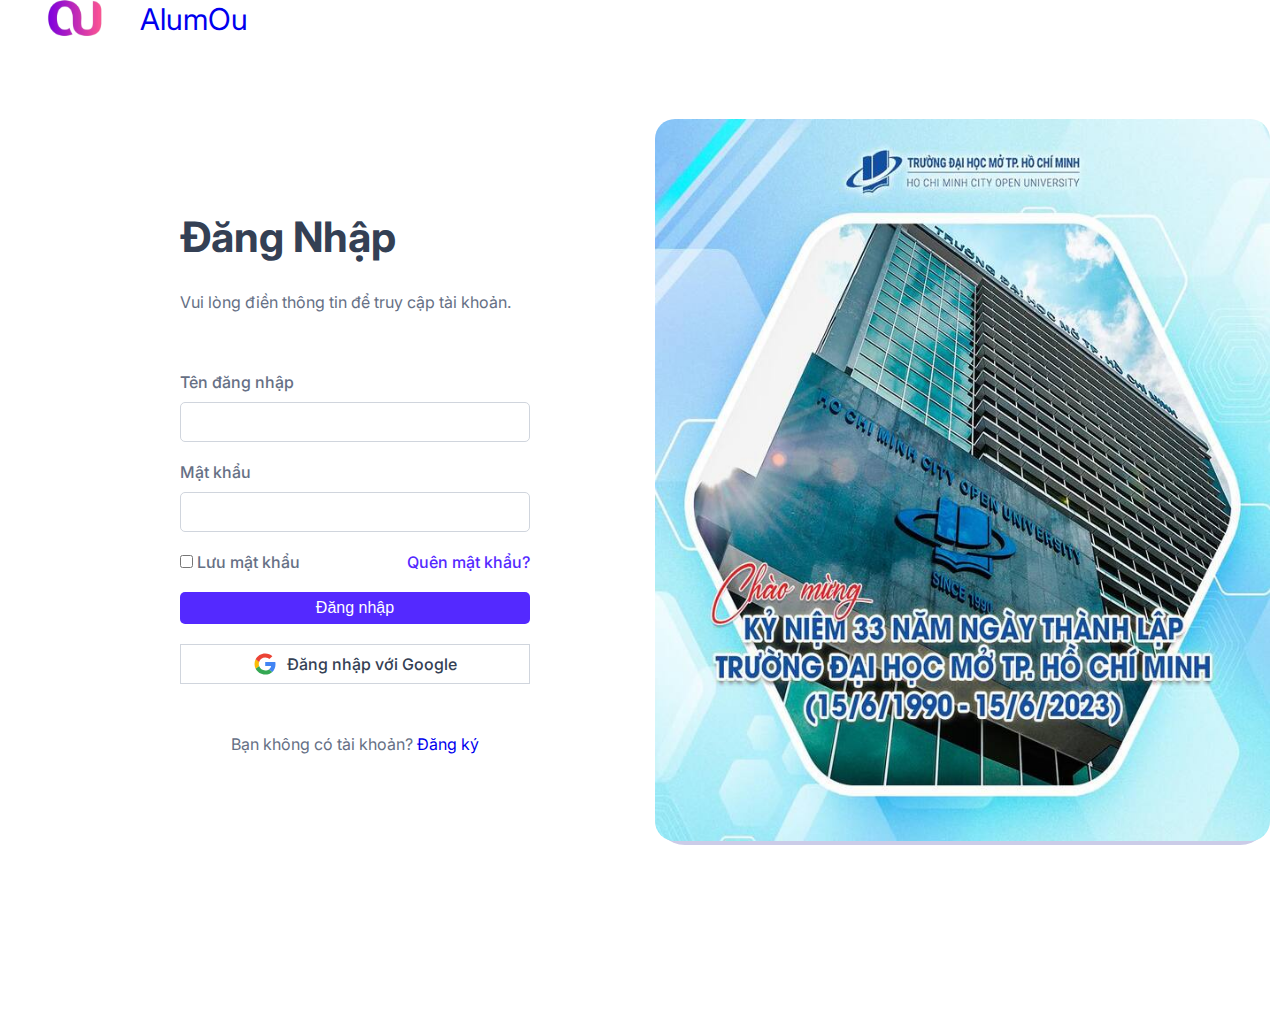
<file: HTML/signin.html>
<!DOCTYPE html>
<html lang="en">

  <head>
    <meta charset="UTF-8" />
    <meta http-equiv="X-UA-Compatible" content="IE=edge" />
    <meta name="viewport" content="width=device-width, initial-scale=1.0" />
    <title>Sign in</title>
    <link rel="stylesheet" href="../CSS/signin.css" />
    <link rel="icon" href="../img/logoou-removebg-preview (1).png" />
    <link rel="stylesheet" href="https://cdnjs.cloudflare.com/ajax/libs/animate.css/4.1.1/animate.min.css" />
    <link rel="stylesheet" href="https://cdnjs.cloudflare.com/ajax/libs/font-awesome/6.4.0/css/all.min.css"
    integrity="sha512-iecdLmaskl7CVkqkXNQ/ZH/XLlvWZOJyj7Yy7tcenmpD1ypASozpmT/E0iPtmFIB46ZmdtAc9eNBvH0H/ZpiBw=="
    crossorigin="anonymous" referrerpolicy="no-referrer" />

  </head>

  <body>
    <section id="signin">
      <div class="container">
        <div class="signin-container">
          <div class="signin-form animate__animated animate__slideInLeft">
            <a href="index.html" class="logo">
              <img src="../img/imgintro/ou-uo-design-logos-2-030244d406f11d8cc353f7c5c85da7cbb407d185ec8afa02009f9e4ff9bf788e-removebg-preview.png" alt="Logo" class="logo-img" />
              <p>AlumOu</p>
            </a>
            <div class="form-container">
                <h1 class="heading">Đăng Nhập</h1>
                <p class="paragraph">Vui lòng điền thông tin để truy cập tài khoản.</p>
                <form class="signin_form">
                    <div class="input-form-container">
                      <label for="email">Tên đăng nhập</label>
                      <div class="input-group">
                          <input type="text" name="email" id="username" pattern="^(?=.*[A-Za-z])(?=.*\d)[A-Za-z\d]+$" title="Vui lòng nhập lại tài khoản" required />
                          <ion-icon name="close-circle-outline" class="user-clear"></ion-icon>
                      </div>
                    </div>
                    <div class="input-form-container">
                      <label for="password">Mật khẩu</label>
                      <div class="input-group">
                        <input type="password" name="password" id="password" pattern="^(?=.*[A-Za-z])(?=.*\d)[A-Za-z\d]{6,}$" title="Vui lòng nhập lại mật khẩu" required  />
                        <i class="fa-regular fa-eye"onclick="changeTypePassword()"></i>
                      </div>
                    </div>
                    <div id="error-message" class="error-message"></div>
                    <div class="input-form-container d-flex">
                      <div>
                          <input type="checkbox" name="remember" id="remember" />
                          <label for="remember">Lưu mật khẩu</label>
                      </div>
                      <a href="#!" class="link">Quên mật khẩu?</a>
                    </div>
                    <div class="input-form-container">
                      <button type="button" class="submit btn btn-primary">Đăng nhập</button>
                    </div>
                    <div class="input-form-container">
                      <a href="#" class="btn btn-signup"><img src="../img/images_signinout/google.svg" alt="Google"><span>Đăng nhập với Google</span></a>
                    </div>
                    <div class="input-form-container">
                      <p class="paragraph">
                        Bạn không có tài khoản? <a href="./signup.html">Đăng ký</a>
                      </p>
                    </div>
                </form>
            </div>
        </div>
        <div class="signin-image animate__animated animate__zoomInLeft">
            <div class="img-container">
              <img src="../img/images_signinout/logo sigin.jpg" alt="Main Image" />
            </div>
        </div>
      </div>
    </section>
    <script src="../JS/signin.js"></script>
</body>

</html>
</file>
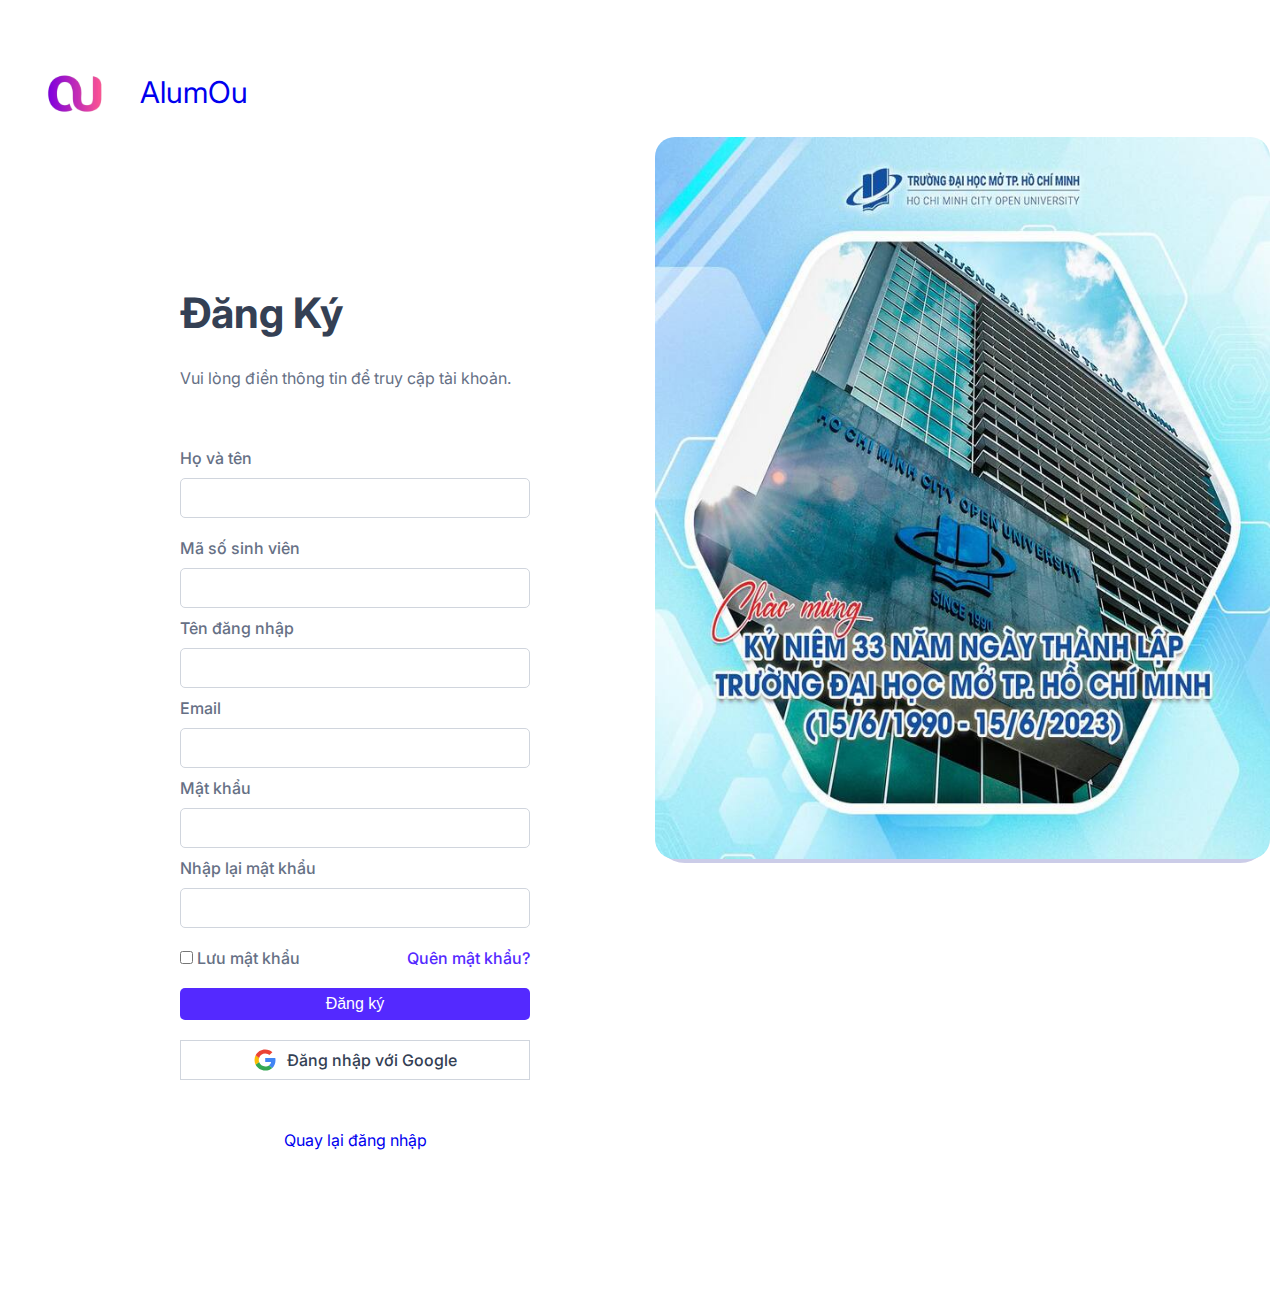
<file: HTML/signup.html>
<!DOCTYPE html>
<html lang="en">

  <head>
    <meta charset="UTF-8" />
    <meta http-equiv="X-UA-Compatible" content="IE=edge" />
    <meta name="viewport" content="width=device-width, initial-scale=1.0" />
    <title>Sign up</title>
    <link rel="stylesheet" href="../CSS/signup.css" />
    <link rel="icon" href="../img/logoou-removebg-preview (1).png" />
    <link rel="stylesheet" href="https://cdnjs.cloudflare.com/ajax/libs/animate.css/4.1.1/animate.min.css" />
    <link rel="stylesheet" href="https://cdnjs.cloudflare.com/ajax/libs/font-awesome/6.4.0/css/all.min.css" integrity="sha512-iecdLmaskl7CVkqkXNQ/ZH/XLlvWZOJyj7Yy7tcenmpD1ypASozpmT/E0iPtmFIB46ZmdtAc9eNBvH0H/ZpiBw==" crossorigin="anonymous" referrerpolicy="no-referrer" />
    <link rel="stylesheet" href="https://cdnjs.cloudflare.com/ajax/libs/font-awesome/6.4.0/css/all.min.css"
    integrity="sha512-iecdLmaskl7CVkqkXNQ/ZH/XLlvWZOJyj7Yy7tcenmpD1ypASozpmT/E0iPtmFIB46ZmdtAc9eNBvH0H/ZpiBw=="
    crossorigin="anonymous" referrerpolicy="no-referrer" />

  </head>

  <body>
    <section id="signin" >
      <div class="container">
        <div class="signin-container">
          <div class="signin-form animate__animated animate__rollIn" >
                    <a href="index.html" class="logo">
                        <img src="../img/imgintro/ou-uo-design-logos-2-030244d406f11d8cc353f7c5c85da7cbb407d185ec8afa02009f9e4ff9bf788e-removebg-preview.png" alt="Logo" class="logo-img" />
                        <p>AlumOu</p>
                     </a>
                    <div class="form-container">
                      <h1 class="heading">Đăng Ký</h1>
                      <p class="paragraph">
                      Vui lòng điền thông tin để truy cập tài khoản.
                      </p>
                      <form class="signin_form">
                          <div class="input-form-container">
                              <label for="nameFields">Họ và tên</label>
                              <div class="input-group"> 
                                  <input type="text" name="nameFields" id="nameFields" pattern="^(?=.*[A-Za-zÀ-ÖØ-öø-ÿ])[^\d]+$" title="Vui lòng chỉ viết ký tự chữ " required />
                                  <ion-icon name="close-circle-outline" class="nameFields-clear"></ion-icon>
                              </div>
                          </div>
                          <div class="input-form-container">
                            <label for="password">Mã số sinh viên</label>
                            <div class="input-group">
                                <input type="tel" name="surNameFields" id="surNameFields"  pattern="[0-9]{1,10}" title="vui lòng không viết tối đa 10 ký tự số" required />
                                <ion-icon name="eye-off-outline" class="surNameFields-toggle"></ion-icon>
                            </div>
                            
                            <div class="input-form-container">
                                <label for="password">Tên đăng nhập</label>
                                <div class="input-group">
                                    <input type="text" name="userFields" id="userFields"pattern="^(?=.*[A-Za-z])(?=.*\d)[A-Za-z\d]+$" title="Vui lòng không sử dụng cách và phải có ký tự số và chữ" required  />
                                    <ion-icon name="eye-off-outline" class="password-toggle"></ion-icon>
                                </div>
                                <div class="input-form-container">
                                    <label for="password">Email</label>
                                    <div class="input-group">
                                        <input type="email" name="password"   id="emailFields" pattern="[a-z0-9._%+-]+@[a-z0-9.-]+\.[a-z]{2,}$" title="Vui lòng điền đúng ký tự gmail phải có @ !!" required/>
                                        <ion-icon name="eye-off-outline" class="password-toggle"></ion-icon>
                                    </div>
                                    <div class="input-form-container">
                                        <label for="password">Mật khẩu</label>
                                        <div class="input-group">
                                            <input type="password" name="password" id="passwordField"  pattern="^(?=.*[A-Za-z])(?=.*\d)[A-Za-z\d]{6,}$" title="Vui lòng không viết dưới 6 ký tự và phải sử dụng ký tự số" required />
                                            <i class="fa-regular fa-eye" onclick="changeTypePassword()"></i>
                                        </div>
                                        <div class="input-form-container">
                                              <label for="password">Nhập lại mật khẩu</label>
                                              <div class="input-group">
                                                  <input type="password" name="password" id="passwordFields"  pattern="^(?=.*[A-Za-z])(?=.*\d)[A-Za-z\d]{6,}$" title="Vui lòng nhập lại mật khẩu" required  />
                                                  <i class="fa-solid fa-lock"onclick="cofirmPassword()"></i>
                                              </div>
                                        </div>
                                        <div id="error-message" class="error-message"></div>
                                        <div class="input-form-container d-flex">
                                              <div>
                                                <input type="checkbox" name="remember" id="remember" />
                                                <label for="remember">Lưu mật khẩu</label>
                                              </div>
                                              <a href="#!" class="link">Quên mật khẩu?</a>
                                        </div>
                                        <div class="input-form-container">
                                          <button type="submit" class="btn btn-primary">Đăng ký</button>
                                        </div>
                                        <div class="input-form-container">
                                          <a href="#" class="btn btn-signup"><img src="../img/images_signinout/google.svg" alt="Google"><span>Đăng nhập với Google</span></a>
                                        </div>
                                        <div class="input-form-container">
                                          <p class="paragraph">
                                          <a href="../HTML/signin.html"><i class="fa-sharp fa-solid fa-rotate-left"></i>Quay lại đăng nhập</a>
                                          </p>
                                        </div>  
                                    </div>
                                </div>
                            </div>  
                       </form>
                      </div>
            </div>
        </div>
     <div class="signin-image animate__animated animate__zoomInRight">
            <div class="img-container">
              <img src="../img/images_signinout/logo sigin.jpg" alt="Main Image" />
            </div>
      </div>
      
    </section>
    <script src="../JS/signup.js"></script>
</body>

</html>
</file>
<file: CSS/index.css>
* {
  margin: 0;
  padding: 0;
  box-sizing: border-box;
  font-family: 'poppins', sans-serif;
  font-weight: 300;
}
body{
  background-repeat: no-repeat;
  background-attachment: fixed;
  background-size: cover;
  }
.nav-title{
  background-color:#273a88;
  justify-content: flex-end;
  width: 100%;
}
.title ul{
  margin-left: auto;
  display: flex;
  justify-content: end;

}
.title ul li{
  margin-top: 1rem;
  margin-bottom: 1rem;
  margin-right: 1rem;
  list-style-type: none;
  align-items: center;
}
.title ul li a{
  color: #fff;
  text-align: center;
  margin-left: 2rem;
  text-decoration: none;
}
.title ul li img{
  width: 1.3rem;
  height: 0.85rem;
  margin-right: -1.5rem;
  margin-top: 0rem !important;
}
.title ul li a i{
  margin-right: 0.2rem;
}
.title ul li a:hover{
  background-color: rgb(103, 103, 242);
  color: #fff;
  border-radius: 1rem;
  transition: 0.5s ease-in;
}
.head {
  display: flex;
  background-color: #f0f2f5;
  align-items: center;
  justify-content: space-evenly;
}
nav {
  justify-content: space-between;
  background-color: #f0f2f5;
  display: flex;
  border-bottom: 0.3rem solid #f0f2f5 ;
}
.logo {
  display: flex;
  align-items: center; 
  width: 100px; 
  height: 100%; 
}
.logo img {
  max-width: 100%; 
  max-height: 100px; 
}
.hidelogo{
  display: none;
}
.search {
  display: flex;
  align-items: center;
  width: 300px;
  height: 30px;
}
#search {
  text-align: center;
  border: none;
  border-radius: 30px;
  width: 100%;
  height: 100%;
}
.fas.fa-search {
  color: white;
}
.nav-title>li:last-child{
  justify-content: end;
  display: block;
}
.nav_icons>li:not(:last-child){
  font-size: 1.5em;
}
#action_menu_btn {
	position: absolute;
	right: 10px;
	top: 10px;
	color: white;
	cursor: pointer;
	font-size: 20px;
}
#action_menu_btn >i{
  margin-top: 0.3rem;
}
.action_menu {
	z-index: 1;
	position: absolute;
	padding: 15px 0;
	background-color: rgba(0, 0, 0, 0.8);
	color: white;
  border-radius: 2rem 0 2rem 2rem;
	top: 2rem;
	right: 1.3rem;
	display: none;
}
.action_menu ul {
	list-style: none;
	padding: 0;
	margin: 0;
}
.action_menu ul li{
	width: 100%;
	padding: 10px 15px;
	margin-bottom: 5px;

}
.action_menu ul li a {
  color:white
}
.action_menu ul li a i{
  margin-right: 1rem;
}
.action_menu ul li:hover {
	cursor: pointer;
	background-color: gray;
  border-radius: 2rem;
  transition: 0.4s ease-in;
}
.action_menu ul li a:hover {
	color: #000;
}
.action_menu ul li {
  width: 100%;
  padding: 10px 15px;
  margin-bottom: 5px;
}
.menu {
  padding-left: 0;
  margin-top: 0.4rem;
  margin-bottom: 0;
  background-color: #f0f2f5;
  display: flex;
}
.menu>li {
  text-align: center;
  list-style-type: none;
}
.menu>li>a {
  color: black;
  display: block;
  padding: 2rem;
  text-decoration: none;
}
.menu>li>a:hover {
  border-radius: 2rem;
  background: rgb(103, 103, 242);
  color: white;
  transition: 0.4s ease-in;
}
.logo> img {
  width: 100%;
  height: 100%;
}
header{
  background:#f0f2f5;
  display: flex;
  justify-content: center;
  flex-direction: column;
  }
#find{
  border-radius: 1rem;
  text-align: center;
  margin-left: 0.5rem;
}
#find::placeholder{
  text-align: center;

}
.finds{
  align-items: center;
  text-align: center;
  margin-top: 1.7rem;
  list-style-type: none;
}
.sub-menu{
  background: lightblue;
}
.slider{
  width: 90rem;
  background-repeat: no-repeat;
  height: 40rem;
  margin: auto;
  position: relative;
  overflow: hidden;
  border-radius: 3rem;
}
.slider .list{
  position: absolute;
  width: max-content;
  height: 100%;
  left: 0;
  top: 0;
  display: flex;
  transition: 1s;
}
.slider .list img{
  width: 100%;
  height: 100%;
  object-fit: cover;
}
.slider .buttons{
  position: absolute;
  top: 45%;
  left: 5%;
  width: 90%;
  display: flex;
  justify-content: space-between;
}
.slider .buttons button.prev1{
  position: absolute;
  width: 50px;
  height: 50px;
  border-radius: 50%;
  background-color: black;
  opacity: 0.8;
  color: white;
  border: none;
  font-family: monospace;
  font-weight: bold;
  z-index: 2;
  right:76.5rem;
}
.slider .buttons button.next1{
  position: absolute;
  width: 50px;
  z-index: 2;
  cursor: pointer;
  height: 50px;
  border-radius: 50%;
  background-color: black;
  opacity: 0.8;
  color: white;
  border: none;
  font-family: monospace;
  font-weight: bold;
  right:2rem;
}
.slider .dots{
  position: absolute;
  bottom: 10px;
  left: 0;
  color: #fff;
  width: 100%;
  margin: 0;
  padding: 0;
  display: flex;
  justify-content: center;
}
.slider .dots li{
  list-style: none;
  width: 10px;
  height: 10px;
  background-color: black;
  margin: 10px;
  border-radius: 20px;
  transition: 0.5s;
}
.slider .dots li.active{
width: 30px;
}
.slider-container {
  position: relative;
  max-width: 800px;
  margin: 0 auto;
  overflow: hidden;
  }
.back_to_top {
  position: fixed;
  bottom: 20px;
  right: 20px;
  background-color: #333;
  color: white;
  width: 40px;
  height: 40px;
  text-align: center;
  line-height: 40px;
  cursor: pointer;
  border-radius: 50%;
  display: none;
}
.active-color{
  border-radius:2rem;
  background: rgb(103, 103, 242);
  color: white;
}
.back_to_top.show {
  display: block;
}
.iframe-vid {
  width: 90%;
  height: 300px;
}
.buttons {
  display: flex;
  justify-content: center;
  margin-top: 10px;
}
.buttons button {
  padding: 5px 10px;
  margin: 0 5px;
  cursor: pointer;
}
.pagination button {
  padding: 5px;
  margin: 0 2px;
  cursor: pointer;
  border: none;
  background-color: transparent;
}
.pagination button.active {
  color: red;
}
footer {
  width: 100%;
  background: linear-gradient(to right, #00093c, #2d0b00);
  color: #fff;
  padding: 100px 0 30px;
  border-top-left-radius: 125px;
  font-size: 13px;
  line-height: 20px;
}
.row{
  width: 98%;
  margin: auto;
  display:flex;
  flex-wrap: wrap;
  align-items: flex-start;
  justify-content: space-between;
  margin-top: 1rem;
}
.col{
  flex-basis: 25%;
  padding: 10px;
}
.col h3{
  width: fit-content;
  margin-bottom: 40px;
  position: relative;
}
#custom-iframe {
  border: 0;
  margin-top: 0.6rem;
}
col:nth-child(2),col:nth-child(3){
    flex-basis:15%;
}
.logo{
  width: 80px;
  margin-bottom: 30px;
}
.email-id{
  width: fit-content;
  margin: 20px 0;
}
.email-id>a{
  text-decoration: none;
}
h3.social{
  margin-bottom: 1rem;
}
ul li{
  list-style: none;
  margin-bottom: 12px;
}
ul li a{
  text-decoration: none;
}
form{
  padding-bottom: 15px;
  display:flex;
  align-items: center;
  justify-content: space-between;
  border-bottom: 1px solid #ccc ;
  margin-bottom: 50px;
}
form .fa-regular{
  font-size: 18px;
  margin-right: 10px;
}
form input{
  width: 100%;
  background:transparent;
  color: #ccc;
  border:0;
  outline: none;
}
form button{
   background: transparent;
   border: 0;
   outline: none;
   cursor: pointer;
}
form button .fa-solid{
  font-size: 16px;
  color: #ccc;
}
.social-icons> ul>li>a{
  display: flex;
}
.social-icons .fab{
  width: 40px;
  height: 40px;
  border-radius: 50%;
  text-align: center;
  line-height: 40px;
  font-size: 20px;
  color: #000;
  background: #fff;
  margin-right: 15px;
  cursor: pointer;
}
hr{
  width: 90%;
  border: 0;
  border-bottom: 1px solid #ccc;
  margin: 20px auto;
}
.copyright{
  text-align: center;
}
.underline{
  width: 100%;
  height: 5px;
  background: #767676;
  border-radius: 3px;
  position: absolute;
  top: 25px;
  left: 0;
  overflow:hidden;
}
.underline span{
  width: 15px;
  height: 100%;
  background: #fff;
  border-radius: 3px;
  position: absolute;
  top: 0;
  left: 10px;
  animation: moving 2s linear infinite;
}
#toggle{
  display: none;
}
@keyframes moving{
  0%{
    left: -20px;
  }
  100%{
    left: 100%;
  }
}
@media screen and (max-width:700px) {
    .nav > ul{
      flex-direction: column;
    margin-top: 2rem;
    }
    .nav > ul > li:not(:first-child) {
      display: none;
    }
    .logo img {
      max-width: 100%; 
      max-height: 100px; 
      margin-top: 1rem;
    }
    .showlogo{
      display: none;
    }
    .hidelogo{
      display: block;
    }
    .title ul li a{
      color: #fff;
      text-align: center;
      margin-left: 1rem;
    text-decoration: none;
    }
    .title ul li img {
      width: 1.3rem;
      height: 0.85rem;
      margin-right: -0.5rem;
      margin-top: 0rem !important;
  }
  .menu{
    position: absolute;
    width: 8rem;
    z-index: 999;
    color: black;
    text-decoration: none;
    top:1.5rem;
    right: 0%;
    width: 6rem;
    border-radius: 1rem;
  }
  .menu > li > a{
    color: black;
    display: block;
    text-decoration: none;
    padding: 1.6rem 0.4rem 1.7rem;
  }
  .menu :not(:first-child){
    display: block;
    color:blue;
    background-color: #767676;
    margin: 0.1rem;
  }
  .menu li:last-child{
  border-radius: 0 0 1rem 1rem;
  }
  #toggle{
    display: block;
    margin-top: 2.2rem;
    margin-right: 2rem;
    position: relative;
  }
  .finds {
    align-items: center;
    text-align: center;
    margin-top: 2.2rem;
    list-style-type: none;
  }
  .finds i{
    margin-right: -5rem;
  }
  #find {
    border-radius: 1rem;
    text-align: center;
    margin-left: 0rem;
    width: 90%;
    margin-top: -3rem;
  }
  table{
    margin-left: -8rem;
  }
  .active-color {
    /* Thay đổi thuộc tính trong class .active-color tại đây */
    border-radius: initial;
    background: initial;
    color: initial;
  }
  header{
    width: 100%;
    height: 100%;
    position: relative;
    z-index: -1;
  }
  .slider{
    height:35rem;
    width: 100%;
    position: relative;
  }
  .slider-head {
    width: 70%;
    height: 100%;
    position: relative;
    z-index: 1;
  }
  .slider .list{
    width: 400%;
    height: 100%;

  }
  .slider .list img {
    width: 100%;
    height: 100%;
    object-fit:fill;
  }
  .slider .buttons{
    position: absolute;
    top: 45%;
    left: 5%;
    width: 90%;
    display: flex;
    justify-content: space-between;
  }
  .slider .buttons button.prev1{
    position: absolute;
    width: 30px;
    height: 30px;
    border-radius: 50%;
    background-color: black;
    opacity: 0.8;
    color: white;
    border: none;
    font-family: monospace;
    font-weight: bold;
    z-index: 2;
    right:85%;
  }
  .slider .buttons button.next1{
    position: absolute;
    width: 30px;
    z-index: 2;
    cursor: pointer;
    height: 30px;
    border-radius: 50%;
    background-color: black;
    opacity: 0.8;
    color: white;
    border: none;
    font-family: monospace;
    font-weight: bold;
    left:85%;
  }
  .nav-introduce >h2 {
    margin-top: 1rem;
    margin-bottom: 0.3rem;
    margin-left: -1rem;
  }
  .nav-introduce>p {
  margin-right: 0;
  margin-left: -9rem;
  }
  .nav-introduce >hr {
    margin-top: 0.4rem;
    margin-right: 10.565rem;
    margin-left: -4rem;
    margin-bottom: 0.4rem;
  }
  .school{
    margin-right: 2rem;
    margin-left: -7rem;
  }
  .website-alulimi >ul {
  display: none;
  }
  .before-vid{
    margin-left: -7rem;
  }
  .iframe-vid {
    width: 10% !important;
    height: 10% !important;
    margin-left: -12.5rem;
  }
  .row {
    width: 98%;
    margin: auto;
    display: block;
  }
  #custom-iframe {
    width: 100% !important;
    height: 16rem !important;
  }
}
@media screen and (max-width:1000px) {
  .finds i{
    display: none;
  }
  #find {
    border-radius: 1rem;
    text-align: center;
    margin-left: 0rem;
    width: 90%;
    margin-top: -2rem;
  }
  header{
    width: 70%;
    height: 100%;
  }
  .slider{
    height:35rem;
    width: 143%;
  }
  .slider .list{
    width: 400%;
    height: 100%;
  }
  .slider .list img {
    width: 100%;
    height: 100%;
    object-fit:fill;
  }
  .slider .buttons{
    position: absolute;
    top: 45%;
    left: 5%;
    width: 90%;
    display: flex;
    justify-content: space-between;
  }
  .slider .buttons button.prev1{
    position: absolute;
    width: 30px;
    height: 30px;
    border-radius: 50%;
    background-color: black;
    opacity: 0.8;
    color: white;
    border: none;
    font-family: monospace;
    font-weight: bold;
    z-index: 2;
  right:90%;
  }
  .slider .buttons button.next1{
    position: absolute;
    width: 30px;
    z-index: 2;
    cursor: pointer;
    height: 30px;
    border-radius: 50%;
    background-color: black;
    opacity: 0.8;
    color: white;
    border: none;
    font-family: monospace;
    font-weight: bold;
    left:90%;
  }
  .iframe-vid {
    width: 800px !important;
    height: 500px !important;
  margin-left:-15rem;
  }
  .menu li a{
    display: block;
  }
}
@media screen and (max-width:1500px) {
  header{
    width: 70%;
    height: 100%;
  }
  .menu li a{
    display: block;
  }
  .slider{
    height:35rem;
    width: 143%;
  }
  .slider .list{
    width: 400%;
    height: 100%;
  }
  .slider .list img {
    width: 100%;
    height: 100%;
    object-fit:fill;
  }
  .slider .buttons button.prev1{
    position: absolute;
    width: 30px;
    height: 30px;
    border-radius: 50%;
    background-color: black;
    opacity: 0.8;
    color: white;
    border: none;
    font-family: monospace;
    font-weight: bold;
    z-index: 2;
    right:90%;
  }
  .slider .buttons button.next1{
    position: absolute;
    width: 30px;
    z-index: 2;
    cursor: pointer;
    height: 30px;
    border-radius: 50%;
    background-color: black;
    opacity: 0.8;
    color: white;
    border: none;
    font-family: monospace;
    font-weight: bold;
    left:90%;
  }
  .iframe-vid {
    width: 1000px !important;
    height: 500px !important;
     margin-left:-15rem;
  }
}
</file>
<file: CSS/index-introduce.css>
* {
  margin: 0;
  padding: 0;
  box-sizing: border-box;
  font-family: 'poppins', sans-serif;
  font-weight: 300;
}
body{
  background-repeat: no-repeat;
  background-attachment: fixed;
  background-size: cover;
  }
.nav-title{
  background-color:#273a88;
  justify-content: flex-end;
  width: 100%;
}
.title ul{
  margin-left: auto;
  display: flex;
  justify-content: end;
}
.title ul li{
  margin-top: 1rem;
  margin-bottom: 1rem;
  margin-right: 1rem;
  list-style-type: none;
  align-items: center;
}
.title ul li a{
  color: #fff;
  text-align: center;
  margin-left: 2rem;
  text-decoration: none;
}
.title ul li img{
  width: 1.3rem;
  height: 0.85rem;
  margin-right: -1.5rem;
  margin-top: 0rem !important;
}
.title ul li a i{
  margin-right: 0.2rem;
}
.title ul li a:hover{
  background-color: rgb(103, 103, 242);
  color: #fff;
  border-radius: 1rem;
  transition: 0.5s ease-in;
}
.head {
  display: flex;
  background-color: #f0f2f5;
  align-items: center;
  justify-content: space-evenly;
}
nav {
  justify-content: space-between;
  background-color: #f0f2f5;
  display: flex;
  border-bottom: 0.3rem solid #f0f2f5 ;
}
.logo {
  display: flex;
  align-items: center; 
  width: 100px; 
  height: 100%; 
}
.logo img {
  max-width: 100%; 
  max-height: 100px; 
}
.hidelogo{
  display: none;
}
/* Nút tìm kiếm  */
.search {
  display: flex;
  align-items: center;
  width: 300px;
  height: 30px;
}

#search {
  text-align: center;
  border: none;
  border-radius: 30px;
  width: 100%;
  height: 100%;
}
.fas.fa-search {
  color: white;
}
.nav-title>li:last-child{
  justify-content: end;
  display: block;
}
.nav_icons>li:not(:last-child){
  font-size: 1.5em;
}
/* Nút Bấm thu gọn */
#action_menu_btn {
	position: absolute;
	right: 10px;
	top: 10px;
	color: white;
	cursor: pointer;
	font-size: 20px;
}
#action_menu_btn >i{
  margin-top: 0.3rem;
}
.action_menu {
	z-index: 1;
	position: absolute;
	padding: 15px 0;
	background-color: rgba(0, 0, 0, 0.8);
	color: white;
  border-radius: 2rem 0 2rem 2rem;
	top: 2rem;
	right: 1.3rem;
	display: none;
}
.action_menu ul {
	list-style: none;
	padding: 0;
	margin: 0;
}
.action_menu ul li{
	width: 100%;
	padding: 10px 15px;
	margin-bottom: 5px;

}
.action_menu ul li a {
  color:white
}
.action_menu ul li a i{
  margin-right: 1rem;
}
.action_menu ul li:hover {
	cursor: pointer;
	background-color: gray;
  border-radius: 2rem;
  transition: 0.4s ease-in;
}
.action_menu ul li a:hover {
	color: #000;
}
.action_menu ul li {
  width: 100%;
  padding: 10px 15px;
  margin-bottom: 5px;
}
.menu {
  padding-left: 0;
  margin-top: 0.4rem;
  margin-bottom: 0;
  background-color: #f0f2f5;
  display: flex;
}
.menu>li {
  text-align: center;
  list-style-type: none;
}
.menu>li>a {
  color: black;
  display: block;
  padding: 2rem;
  text-decoration: none;

}
.menu>li>a:hover {
  border-radius: 2rem;
  background: rgb(103, 103, 242);
  color: white;
  transition: 0.4s ease-in;

}
.logo> img {
  width: 100%;
  height: 100%;
}
header{
  background:#f0f2f5;
  display: flex;
  justify-content: center;
  flex-direction: column;
  
  }
#find{
  border-radius: 1rem;
  text-align: center;
  margin-left: 0.5rem;
}
#find::placeholder{
  text-align: center;

}
.finds{
  align-items: center;
  text-align: center;
  margin-top: 1.7rem;
  list-style-type: none;
}
.sub-menu{
  background: lightblue;
}
/* slider chuyển động chạy */
.slider{
  width: 90rem;
  background-repeat: no-repeat;
  height: 40rem;
  margin: auto;
  position: relative;
  overflow: hidden;
  border-radius: 3rem;
}
.slider .list{
  position: absolute;
  width: max-content;
  height: 100%;
  left: 0;
  top: 0;
  display: flex;
transition: 1s;
}
.slider .list img{
  width: 100%;
  height: 100%;
  object-fit: cover;
}
.slider .buttons{
  position: absolute;
  top: 45%;
  left: 5%;
  width: 90%;
  display: flex;
  justify-content: space-between;
}
.slider .buttons button.prev1{
  position: absolute;
  width: 50px;
  height: 50px;
  border-radius: 50%;
  background-color: black;
  opacity: 0.8;
  color: white;
  border: none;
  font-family: monospace;
  font-weight: bold;
  z-index: 2;
  right:76.5rem;
}
.slider .buttons button.next1{
  position: absolute;
  width: 50px;
  z-index: 2;
  cursor: pointer;
  height: 50px;
  border-radius: 50%;
  background-color: black;
  opacity: 0.8;
  color: white;
  border: none;
  font-family: monospace;
  font-weight: bold;
  right:2rem;
}
.slider .dots{
  position: absolute;
  bottom: 10px;
  left: 0;
  color: #fff;
  width: 100%;
  margin: 0;
  padding: 0;
  display: flex;
  justify-content: center;
}
.slider .dots li{
list-style: none;
width: 10px;
height: 10px;
background-color: black;
margin: 10px;
border-radius: 20px;
transition: 0.5s;
}
.slider .dots li.active{
width: 30px;
}
.slider-container {
  position: relative;
  max-width: 800px;
  margin: 0 auto;
  overflow: hidden;
  z-index: 1; 
  }
  .slider img {
  width: 100%;
  height: auto;
  }
.active-color{
  border-radius:2rem;
  background: rgb(103, 103, 242);
  color: white;

}
/* nút trở về đầu */
  .back_to_top.show {
  display: block;
  }
.back_to_top {
    position: fixed;
    bottom: 20px;
    right: 20px;
    background-color: #333;
    color: white;
    width: 40px;
    height: 40px;
    text-align: center;
    line-height: 40px;
    cursor: pointer;
    border-radius: 50%;
    display: none;
    }
.menu-intro{
  text-align: center;
  border-top: #f0f2f5 solid 3rem;
  background: linear-gradient(to bottom, #f0f2f5, #b3cde0, #789de1, #7aa8e9,rgb(243, 243, 255), white);
}
.intro{
  align-items: center;
}
.intro>p{
  text-align: center;
  margin-left: 13rem;
  margin-right: 13rem;
}
.school{
  margin-left: 0rem;
}
.school span{
  padding-left: 24rem;
}

.cover{
  width: 100%;
  height: 500px;
  background: #EFF3F5;
  margin-top: 20px;
}
.main-introduce .nav-introduce{
  margin-left: 10rem;
}
.introduce {
  padding: 1rem;
  text-align: center;
  width: 100%;
  padding-top: 2rem;
  padding-bottom: 2rem;
  background: linear-gradient(#f0f2f5, whitesmoke, bisque);
  border-radius: 3rem;
  font-size: 1.5rem;
}
/* phần giới thiệu */
.nav-introduce >h2{
  margin-top: 1rem;
  margin-bottom: 0.3rem;
}
.nav-introduce>p{
 margin-right: 10.565rem;
}
.nav-introduce >hr{
  margin-top: 0.4rem;
  margin-right: 10.565rem;
  margin-left: -1.5rem;
  margin-bottom: 0.4rem;
}
.nav-introduce>h3 {
  color: mediumblue;
  font-weight: lighter;
}

.nav-introduce>h3+div {
  font-size: 0.8em;
  color: mediumblue;
}
.last2child{
  padding-left: 3rem;
}
.lastchild{
  padding-left: 3rem;
}
.ulnodeco {
  list-style-type: none;
  font-size: 0.8em;
}

.link {
  color: red;
  text-decoration: none;
  margin-right: 13rem;
  font-size: 1rem;
}

.link:hover {
  color: blueviolet;
  text-decoration: underline;
}

.website-alulimi {
  text-align: left;
  margin-left: 3rem;
}
.website-alulimi >ul{
  padding-top: 0.8rem;
  padding-left: 2rem;
}
/* video */
.iframe-vid{
  border: 1px solid #ccc;
  margin-top:2rem;
  margin-right: 2rem !important;
}
.buttons {
display: flex;
justify-content: center;
margin-top: 10px;
}

.buttons button {
padding: 5px 10px;
margin: 0 5px;
cursor: pointer;
}

.pagination button {
padding: 5px;
margin: 0 2px;
cursor: pointer;
border: none;
background-color: transparent;
}

.pagination button.active {
color: red;
}
footer {
  width: 100%;
  background: linear-gradient(to right, #00093c, #2d0b00);
  color: #fff;
  padding: 100px 0 30px;
  border-top-left-radius: 125px;
  font-size: 13px;
  line-height: 20px;
}

.row{
  width: 98%;
  margin: auto;
  display:flex;
  flex-wrap: wrap;
  align-items: flex-start;
  justify-content: space-between;
}
.col{
  flex-basis: 25%;
  padding: 10px;

}
col:nth-child(2),col:nth-child(3){
    flex-basis:15%;
}
#custom-iframe {
  border: 0;
  margin-top: 0.6rem;
}
.logo{
  width: 80px;
  margin-bottom: 30px;
}
.col h3{
  width: fit-content;
  margin-bottom: 40px;
  position: relative;

}
.email-id{
  width: fit-content;
  margin: 20px 0;
}
.email-id>a{
  text-decoration: none;
}
h3.social{
  margin-bottom: 1rem;
}

ul li{
  list-style: none;
  margin-bottom: 12px;

}
ul li a{
  text-decoration: none;
  
}
form{
  padding-bottom: 15px;
  display:flex;
  align-items: center;
  justify-content: space-between;
  border-bottom: 1px solid #ccc ;
  margin-bottom: 50px;
}
form .fa-regular{
  font-size: 18px;
  margin-right: 10px;
}
form input{
  width: 100%;
  background:transparent;
  color: #ccc;
  border:0;
  outline: none;
}
form button{
    background: transparent;
    border: 0;
    outline: none;
    cursor: pointer;
}
form button .fa-solid{
  font-size: 16px;
  color: #ccc;
}
.social-icons> ul>li>a{
  display: flex;
}
.social-icons .fab{
  width: 40px;
  height: 40px;
  border-radius: 50%;
  text-align: center;
  line-height: 40px;
  font-size: 20px;
  color: #000;
  background: #fff;
  margin-right: 15px;
  cursor: pointer;
}
hr{
  width: 90%;
  border: 0;
  border-bottom: 1px solid #ccc;
  margin: 20px auto;
}
.copyright{
  text-align: center;
}
.underline{
  width: 100%;
  height: 5px;
  background: #767676;
  border-radius: 3px;
  position: absolute;
  top: 25px;
  left: 0;
  overflow:hidden;
}
.underline span{
  width: 15px;
  height: 100%;
  background: #fff;
  border-radius: 3px;
  position: absolute;
  top: 0;
  left: 10px;
  animation: moving 2s linear infinite;
}
.row{
  margin-top: 1rem;
}
#toggle{
  display: none;
}
@keyframes moving{
  0%{
    left: -20px;
  }
  100%{
    left: 100%;
  }
}
.slider-head{
  width: 70%;
  height: 100%;
  object-fit:fill;
}
@media screen and (max-width: 700px){
  footer{
    bottom: unset;
  }
  .col{
    flex-basis: 100px;
  }
  .col:nth-child(2), .col:nth-child(3){
    flex-basis: 100%;;
  }
} 

@media screen and (max-width:700px) {
    .nav > ul{
      flex-direction: column;
    margin-top: 2rem;
    }
    .nav > ul > li:not(:first-child) {
      display: none;
    }
    .logo img {
      max-width: 100%; 
      max-height: 100px; 
      margin-top: 1rem;
    }
    .showlogo{
      display: none;
    }
    .hidelogo{
      display: block;
    }
    .title ul li a{
      color: #fff;
      text-align: center;
      margin-left: 1rem;
      text-decoration: none;
    }
    .title ul li img {
      width: 1.3rem;
      height: 0.85rem;
      margin-right: -0.5rem;
      margin-top: 0rem !important;
  }
  .menu{
    position: absolute;
    width: 8rem;
    z-index: 999;
    color: black;
    text-decoration: none;
    top:1.5rem;
    right: 0%;
    width: 6rem;
    border-radius: 1rem;
  }
  .menu > li > a{
    color: black;
    display: block;
    text-decoration: none;
    padding: 1.6rem 0.4rem 1.7rem;
  }
  .menu :not(:first-child){
    display: block;
    color:blue;
    background-color: #767676;
    margin: 0.1rem;
  }

  .menu li:last-child{
  border-radius: 0 0 1rem 1rem;
  }
  #toggle{
    display: block;
    margin-top: 2.2rem;
    margin-right: 2rem;
    position: relative;

  }
  .finds {
    align-items: center;
    text-align: center;
    margin-top: 2.2rem;
    list-style-type: none;
  }
  .finds i{
    margin-right: -5rem;
  }
  #find {
    border-radius: 1rem;
    text-align: center;
    margin-left: 0rem;
    width: 90%;
    margin-top: -3rem;
  }
  table{
    margin-left: -8rem;
  }
  .active-color {
    /* Thay đổi thuộc tính trong class .active-color tại đây */
    border-radius: initial;
    background: initial;
    color: initial;
  }
  header{
    width: 100%;
    height: 100%;
    position: relative;
    z-index: -1;
  }
  .slider{
    height:35rem;
    width: 100%;
    position: relative;
  
  }
  .slider-head {
    width: 70%;
    height: 100%;
    position: relative;
    z-index: 1;
  }
  .slider .list{
    width: 400%;
    height: 100%;

  }
  .slider .list img {
    width: 100%;
    height: 100%;
    object-fit:fill;
  }
  .slider .buttons{
    position: absolute;
    top: 45%;
    left: 5%;
    width: 90%;
    display: flex;
    justify-content: space-between;
  }
  .slider .buttons button.prev1{
    position: absolute;
    width: 30px;
    height: 30px;
    border-radius: 50%;
    background-color: black;
    opacity: 0.8;
    color: white;
    border: none;
    font-family: monospace;
    font-weight: bold;
    z-index: 2;
    right:85%;
  }
  .slider .buttons button.next1{
    position: absolute;
    width: 30px;
    z-index: 2;
    cursor: pointer;
    height: 30px;
    border-radius: 50%;
    background-color: black;
    opacity: 0.8;
    color: white;
    border: none;
    font-family: monospace;
    font-weight: bold;
    left:85%;
  }
  .nav-introduce >h2 {
    margin-top: 1rem;
    margin-bottom: 0.3rem;
    margin-left: -1rem;
  }
  .nav-introduce>p {
  margin-right: 0;
  margin-left: -9rem;
  }
  .nav-introduce >hr {
    margin-top: 0.4rem;
    margin-right: 10.565rem;
    margin-left: -4rem;
    margin-bottom: 0.4rem;
  }
  .school{
    margin-right: 2rem;
    margin-left: -7rem;
  }
  .website-alulimi >ul {
  display: none;
  }
  .before-vid{
    margin-left: -7rem;
  }
  .iframe-vid {
    width: 10% !important;
    height: 10% !important;
    margin-left: -12.5rem;
  }
  .row {
    width: 98%;
    margin: auto;
    display: block;
  }
  #custom-iframe {
    width: 100% !important;
    height: 16rem !important;
  }
}
@media screen and (max-width:1000px) {
  .finds i{
    display: none;
  }
  #find {
    border-radius: 1rem;
    text-align: center;
    margin-left: 0rem;
    width: 90%;
    margin-top: -2rem;
  }
  header{
    width: 70%;
    height: 100%;
  }
  .slider{
    height:35rem;
    width: 143%;
  }
  .slider .list{
    width: 400%;
    height: 100%;
  }
  .slider .list img {
    width: 100%;
    height: 100%;
    object-fit:fill;
  }
  .slider .buttons{
    position: absolute;
    top: 45%;
    left: 5%;
    width: 90%;
    display: flex;
    justify-content: space-between;
  }
  .slider .buttons button.prev1{
    position: absolute;
    width: 30px;
    height: 30px;
    border-radius: 50%;
    background-color: black;
    opacity: 0.8;
    color: white;
    border: none;
    font-family: monospace;
    font-weight: bold;
    z-index: 2;
  right:90%;
  }
  .slider .buttons button.next1{
    position: absolute;
    width: 30px;
    z-index: 2;
    cursor: pointer;
    height: 30px;
    border-radius: 50%;
    background-color: black;
    opacity: 0.8;
    color: white;
    border: none;
    font-family: monospace;
    font-weight: bold;
    left:90%;
  }
  .iframe-vid {
    width: 800px !important;
    height: 500px !important;
  margin-left:-15rem;
  }
  .menu li a{
    display: block;
  }
}
@media screen and (max-width:1500px) {
  header{
    width: 70%;
    height: 100%;
  }
  .menu li a{
    display: block;
  }
  .slider{
    height:35rem;
    width: 143%;
  }
  .slider .list{
    width: 400%;
    height: 100%;
  }
  .slider .list img {
    width: 100%;
    height: 100%;
    object-fit:fill;
  }
  .slider .buttons button.prev1{
    position: absolute;
    width: 30px;
    height: 30px;
    border-radius: 50%;
    background-color: black;
    opacity: 0.8;
    color: white;
    border: none;
    font-family: monospace;
    font-weight: bold;
    z-index: 2;
  right:90%;
  }
  .slider .buttons button.next1{
    position: absolute;
    width: 30px;
    z-index: 2;
    cursor: pointer;
    height: 30px;
    border-radius: 50%;
    background-color: black;
    opacity: 0.8;
    color: white;
    border: none;
    font-family: monospace;
    font-weight: bold;
    left:90%;
  }
  .iframe-vid {
    width: 1000px !important;
    height: 500px !important;
  margin-left:-15rem;
  }
}
</file>
<file: CSS/index-person.css>
* {
  margin: 0;
  padding: 0;
  box-sizing: border-box;
  font-family: Tahoma;
  font-weight: 300;
}

body{
  background-repeat: no-repeat;
  background-attachment: fixed;
  background-size: cover;
}
.nav-title{
  background-color:#273a88;
  justify-content: flex-end;
  width: 100%;
}
.title>ul{
  margin-left: auto;
  display: flex;
  justify-content: end;

}
.title>ul>li{
  margin-top: 1rem;
  margin-bottom: 1rem;
  margin-right: 1rem;
  list-style-type: none;
  align-items: center;
  
}
.title>ul >li>a{
  color: #fff;
  text-align: center;
  margin-left: 2rem;
  font-size: 1rem;
  text-decoration: none;
}
.title ul li img{
  width: 1.3rem;
  height: 0.85rem;
  margin-right: -1.5rem;
  margin-top: 0rem !important;
}

.title>ul>li>a>i{
  margin-right: 0.2rem;
  margin-top: 0.9rem;
}
.title>ul>li>a:hover{
  background-color: rgb(103, 103, 242);
  color: #fff;
  border-radius: 1rem;
  transition: 0.5s ease-in;
}

.head {
  display: flex;
  background-color: #f0f2f5;
  align-items: center;
  justify-content: space-evenly;
}
nav {
  justify-content: space-between;
  background-color: #f0f2f5;
  display: flex;
  border-bottom: 0.3rem solid #f0f2f5 ;
}
.logo {
  display: flex;
  /* justify-content: center;  */
  align-items: center; 
  width: 100px; 
  height: 100%; 
}
.logo img {
  max-width: 100%; 
  max-height: 100px; 
}
.showlogo{
  display: none;
}
#toggle{
  display: none;
}
.search {
  display: flex;
  align-items: center;
  width: 300px;
  height: 30px;
}

#search {
  text-align: center;
  border: none;
  border-radius: 30px;
  width: 100%;
  height: 100%;
}

.fas.fa-search {
  color: white;
}
.nav-title>li:last-child{
  justify-content: end;
}
.nav_icons>li {
  display: flex;
  list-style: none;
  cursor: pointer;
  color: #51585c;
  margin-left: 22px;
}
.nav_icons>li:not(:last-child){
  font-size: 1.5em;
 
}
#action_menu_btn {
	position: absolute;
	right: 10px;
	top: 10px;
	color: white;
	cursor: pointer;
	font-size: 20px;
}
#action_menu_btn >i{
  margin-top: 0.3rem;
}
.action_menu {
	z-index: 1;
	position: absolute;
	padding: 15px 0;
	background-color: rgba(0, 0, 0, 0.8);
	color: white;
  border-radius: 2rem 0 2rem 2rem;
	top: 2rem;
	right: 1.3rem;
	display: none;
}
.action_menu ul {
	list-style: none;
	padding: 0;
	margin: 0;
}
.action_menu ul li{
	width: 100%;
	padding: 10px 15px;
	margin-bottom: 5px;
}
.action_menu ul li a {
  color:white
}
.action_menu ul li a i{
  margin-right: 1rem;
}
.action_menu ul li:hover {
	cursor: pointer;
	background-color: gray;
  border-radius: 2rem;
  transition: 0.4s ease-in;
}
.action_menu ul li a:hover {
	color: #000;
}
.action_menu ul li {
  width: 100%;
  padding: 10px 15px;
  margin-bottom: 5px;
}
.menu {
  padding-left: 0;
  margin-top: 0.4rem;
  margin-bottom: 0;
  background-color: #f0f2f5;
  display: flex;

}
.menu>li {
  text-align: center;
  list-style-type: none;
}

ul.menu>li:last-child>a{
justify-content: end;
}

.menu>li>a {
  color: black;
  display: block;
  padding: 2rem;
  text-decoration: none;
}

.menu li:hover {
  border-radius: 2rem;
  background: rgb(103, 103, 242);
  color: white;
  transition: 0.4s ease-in;

}
.logo> img {
  width: 100%;
  height: 100%;
}
header{
  background:#f0f2f5;
  display: flex;
  justify-content: center;
  flex-direction: column;
  }
#find{
  border-radius: 1rem;
  text-align: center;
  margin-left: 0.5rem;
}
#find::placeholder{
  text-align: center;
}
.finds{
  align-items: center;
  text-align: center;
  margin-top: 1.7rem;
list-style-type: none;
}
.sub-menu{
  background: lightblue;
}
.slider{
  width: 90rem;
  background-repeat: no-repeat;
  height: 40rem;
  margin: auto;
  position: relative;
  overflow: hidden;
  border-radius: 3rem;
}
.slider .list{
  position: absolute;
  width: max-content;
  height: 100%;
  left: 0;
  top: 0;
  display: flex;
  transition: 1s;
}
.slider .list img{
  width: 100%;
  height: 100%;
  object-fit: cover;
}
.slider .buttons{
  position: absolute;
  top: 45%;
  left: 5%;
  width: 90%;
  display: flex;
  justify-content: space-between;
}
.slider .buttons button.prev1{
  position: absolute;
  width: 50px;
  height: 50px;
  border-radius: 50%;
  background-color: black;
  opacity: 0.8;
  color: white;
  border: none;
  font-family: monospace;
  font-weight: bold;
  z-index: 2;
  right:76.5rem;
}
.slider .buttons button.next1{
  position: absolute;
  width: 50px;
  z-index: 2;
  cursor: pointer;
  height: 50px;
  border-radius: 50%;
  background-color: black;
  opacity: 0.8;
  color: white;
  border: none;
  font-family: monospace;
  font-weight: bold;
  right:2rem;
}
.slider .dots{
  position: absolute;
  bottom: 10px;
  left: 0;
  color: #fff;
  width: 100%;
  margin: 0;
  padding: 0;
  display: flex;
  justify-content: center;
}
.slider .dots li{
  list-style: none;
  width: 10px;
  height: 10px;
  background-color: black;
  margin: 10px;
  border-radius: 20px;
  transition: 0.5s;
}
.slider .dots li.active{
  width: 30px;
}
.slider-container {
  position: relative;
  max-width: 800px;
  margin: 0 auto;
  overflow: hidden;
  }
  .slider img {
  width: 100%;
  height: auto;
  }
.back_to_top.show {
  display: block;
  }
.back_to_top {
  position: fixed;
  bottom: 20px;
  right: 20px;
  background-color: #333;
  color: white;
  width: 40px;
  height: 40px;
  text-align: center;
  line-height: 40px;
  cursor: pointer;
  border-radius: 50%;
  display: none;
}
.active-color{
  border-radius:2rem;
  background: rgb(103, 103, 242);
  color: white;

}
.menu-intro{
  text-align: center;
  border-top: #f0f2f5 solid 3rem;
  background: linear-gradient(to bottom, #f0f2f5, #b3cde0, #789de1, #7aa8e9,rgb(243, 243, 255), white);
}
.intro{
  align-items: center;
}
.intro>p{
  text-align: center;
  margin-left: 13rem;
  margin-right: 13rem;
}
.school{
  margin-left: 0rem;
}
.school span{
  padding-left: 24rem;
}
.cover{
  width: 100%;
  height: 500px;
  background: #EFF3F5;
  margin-top: 20px;
}
.container__article{
  max-width: 1000px;
  padding: 0px 20px;
  margin: auto;
  margin-top: 20px;
  display: flex;
  flex-wrap: wrap;
  justify-content: center;
}
.container__article .box__article{
  width: 200px;
  height: 250px;
  background: #EFF3F5;
  margin: 20px;
}
.main-introduce .nav-introduce{
  margin-left: 10rem;
}
.introduce {
  padding: 1rem;
  text-align: center;
  width: 100%;
  padding-top: 2rem;
  padding-bottom: 2rem;
  background: linear-gradient(#f0f2f5, whitesmoke, bisque);
  border-radius: 3rem;
  font-size: 1.5rem;
}
.nav-introduce >h2{
  margin-top: 1rem;
  margin-bottom: 0.3rem;
}
.nav-introduce>p{
  margin-right: 10.565rem;
}
.nav-introduce >hr{
  margin-top: 0.4rem;
  margin-right: 10.565rem;
  margin-left: -1.5rem;
  margin-bottom: 0.4rem;
}
.nav-introduce>h3 {
  color: mediumblue;
  font-weight: lighter;
}
.nav-introduce>h3+div {
  font-size: 0.8em;
  color: mediumblue;
}
.last2child{
  padding-left: 3rem;
}
.lastchild{
  padding-left: 3rem;
}
.ulnodeco {
  list-style-type: none;
  font-size: 0.8em;
}
.link {
  color: red;
  text-decoration: none;
  margin-right: 13rem;
  font-size: 1rem;
}
.link:hover {
  color: blueviolet;
  text-decoration: underline;
}
.website-alulimi {
  text-align: left;
  margin-left: 3rem;
}
.website-alulimi >ul{
  padding-top: 0.8rem;
  padding-left: 2rem;
}
.iframe-vid-pr {
  margin-top: 2rem;
  margin-left: 6.55rem;
}
.iframe-vid {
  width: 90%;
  height: 300px;
}
.buttons {
  display: flex;
  justify-content: center;
  margin-top: 10px;
}
.buttons button {
  padding: 5px 10px;
  margin: 0 5px;
  cursor: pointer;
}
.pagination button {
  padding: 5px;
  margin: 0 2px;
  cursor: pointer;
  border: none;
  background-color: transparent;
}
.pagination button.active {
  color: red;
}
/* footer */
footer {
  width: 100%;
  background: linear-gradient(to right, #00093c, #2d0b00);
  color: #fff;
  padding: 100px 0 30px;
  border-top-left-radius: 125px;
  font-size: 13px;
  line-height: 20px;
}
.row{
  width: 98%;
  margin: auto;
  display:flex;
  flex-wrap: wrap;
  align-items: flex-start;
  justify-content: space-between;
}
.col{
  flex-basis: 25%;
  padding: 10px;
}
col:nth-child(2),col:nth-child(3){
    flex-basis:15%;
}
#custom-iframe {
  border: 0;
  margin-top: 0.6rem;
}
.logo{
  width: 80px;
  margin-bottom: 30px;
}
.showlogo{
  display: none;
}
.col h3{
  width: fit-content;
  margin-bottom: 40px;
  position: relative;
}
.email-id{
  width: fit-content;
  margin: 20px 0;
}
.email-id>a{
  text-decoration: none;
}
h3.social{
  margin-bottom: 1rem;
}
ul li{
  list-style: none;
  margin-bottom: 12px;
}
ul li a{
  text-decoration: none;
}
form{
  padding-bottom: 15px;
  display:flex;
  align-items: center;
  justify-content: space-between;
  border-bottom: 1px solid #ccc ;
  margin-bottom: 50px;
}
form .fa-regular{
  font-size: 18px;
  margin-right: 10px;
}
form input{
  width: 100%;
  background:transparent;
  color: #ccc;
  border:0;
  outline: none;
}
form button{
    background: transparent;
    border: 0;
    outline: none;
    cursor: pointer;
}
form button .fa-solid{
  font-size: 16px;
  color: #ccc;
}
.social-icons> ul>li>a{
  display: flex;
}
.social-icons .fab{
  width: 40px;
  height: 40px;
  border-radius: 50%;
  text-align: center;
  line-height: 40px;
  font-size: 20px;
  color: #000;
  background: #fff;
  margin-right: 15px;
  cursor: pointer;
}
hr{
  width: 90%;
  border: 0;
  border-bottom: 1px solid #ccc;
  margin: 20px auto;
}
.copyright{
  text-align: center;
}
.underline{
  width: 100%;
  height: 5px;
  background: #767676;
  border-radius: 3px;
  position: absolute;
  top: 25px;
  left: 0;
  overflow:hidden;
}
.underline span{
  width: 15px;
  height: 100%;
  background: #fff;
  border-radius: 3px;
  position: absolute;
  top: 0;
  left: 10px;
  animation: moving 2s linear infinite;
}
@keyframes moving{
  0%{
    left: -20px;
  }
  100%{
    left: 100%;
  }
}

@media (max-width: 700px){
  footer{
    bottom: unset;

  }
  .col{
    flex-basis: 100px;
  }
  .col:nth-child(2), .col:nth-child(3){
    flex-basis: 100%;;
  }
}

@media screen and (max-width:700px) {
  .nav > ul{
    flex-direction: column;
    margin-top: 2rem;
  }
  .nav > ul > li:not(:first-child) {
    display: none;
  }
  .logo img {
    max-width: 100%; 
    max-height: 100px; 
    margin-top: 1rem;
  }
  .showlogo{
    display: block;
  }
  .hidelogo{
    display: none;
  }
  .title ul li a{
    color: #fff;
    text-align: center;
    margin-left: 1rem;
  text-decoration: none;
  }
  .title ul li img {
    width: 1.3rem;
    height: 0.85rem;
    margin-right: -0.5rem;
    margin-top: 0rem !important;
  }
  .menu{
    position: absolute;
    width: 8rem;
    z-index: 999;
    color: black;
    text-decoration: none;
    top:1.5rem;
    right: 0%;
    width: 6rem;
    border-radius: 1rem;
  }
  .menu > li > a{
    color: black;
    display: block;
    text-decoration: none;
    padding: 1.6rem 0.4rem 1.7rem;
  }
  .menu :not(:first-child){
    display: block;
    color:blue;
    background-color: #767676;
    margin: 0.1rem;
  }

  .menu li:last-child{
  border-radius: 0 0 1rem 1rem;
  }
  #toggle{
    display: block;
    margin-top: 2.2rem;
    margin-right: 2rem;
    position: relative;

  }
  .finds {
    align-items: center;
    text-align: center;
    margin-top: 2.2rem;
    list-style-type: none;
  }
  .finds i{
    margin-right: -5rem;
  }
  #find {
    border-radius: 1rem;
    text-align: center;
    margin-left: 0rem;
    width: 90%;
    margin-top: -3rem;
  }
  table{
    margin-left: -8rem;
  }
  .active-color {
    /* Thay đổi thuộc tính trong class .active-color tại đây */
    border-radius: initial;
    background: initial;
    color: initial;
  }
  header{
    width: 100%;
    height: 100%;
    position: relative;
    z-index: -1;
  }
  .slider{
    height:35rem;
    width: 100%;
    position: relative;
  
  }
  .slider-head {
    width: 70%;
    height: 100%;
    position: relative;
    z-index: 1;
  }
  .slider .list{
    width: 400%;
    height: 100%;

  }
  .slider .list img {
    width: 100%;
    height: 100%;
    object-fit:fill;
  }
  .slider .buttons{
    position: absolute;
    top: 45%;
    left: 5%;
    width: 90%;
    display: flex;
    justify-content: space-between;
  }
  .slider .buttons button.prev1{
    position: absolute;
    width: 30px;
    height: 30px;
    border-radius: 50%;
    background-color: black;
    opacity: 0.8;
    color: white;
    border: none;
    font-family: monospace;
    font-weight: bold;
    z-index: 2;
  right:85%;
  }
  .slider .buttons button.next1{
    position: absolute;
    width: 30px;
    z-index: 2;
    cursor: pointer;
    height: 30px;
    border-radius: 50%;
    background-color: black;
    opacity: 0.8;
    color: white;
    border: none;
    font-family: monospace;
    font-weight: bold;
    left:85%;
  }
  .nav-introduce >h2 {
    margin-top: 1rem;
    margin-bottom: 0.3rem;
    margin-left: -1rem;
  }
  .nav-introduce>p {
  margin-right: 0;
  margin-left: -9rem;
  }
  .nav-introduce >hr {
    margin-top: 0.4rem;
    margin-right: 10.565rem;
    margin-left: -4rem;
    margin-bottom: 0.4rem;
  }
  .school{
    margin-right: 2rem;
    margin-left: -7rem;
  }
  .website-alulimi >ul {
  display: none;
  }
  .before-vid{
    margin-left: -7rem;
  }
  .iframe-vid {
    width: 10% !important;
    height: 10% !important;
    margin-left: -12.5rem;
  }
  .row {
    width: 98%;
    margin: auto;
    display: block;
  }
  #custom-iframe {
    width: 100% !important;
    height: 16rem !important;
  }
}
@media screen and (max-width:1000px) {
.finds i{
  display: none;
}
#find {
  border-radius: 1rem;
  text-align: center;
  margin-left: 0rem;
  width: 90%;
  margin-top: -2rem;
}
header{
  width: 70%;
  height: 100%;
}
.slider{
  height:35rem;
  width: 143%;
}
.slider .list{
  width: 400%;
  height: 100%;
}
.slider .list img {
  width: 100%;
  height: 100%;
  object-fit:fill;
}
.slider .buttons{
  position: absolute;
  top: 45%;
  left: 5%;
  width: 90%;
  display: flex;
  justify-content: space-between;
}
.slider .buttons button.prev1{
  position: absolute;
  width: 30px;
  height: 30px;
  border-radius: 50%;
  background-color: black;
  opacity: 0.8;
  color: white;
  border: none;
  font-family: monospace;
  font-weight: bold;
  z-index: 2;
right:90%;
}
.slider .buttons button.next1{
  position: absolute;
  width: 30px;
  z-index: 2;
  cursor: pointer;
  height: 30px;
  border-radius: 50%;
  background-color: black;
  opacity: 0.8;
  color: white;
  border: none;
  font-family: monospace;
  font-weight: bold;
  left:90%;
}
.iframe-vid {
  width: 800px !important;
  height: 500px !important;
margin-left:-15rem;
}
.menu li a{
  display: block;
}
}
@media screen and (max-width:1500px) {
  header{
    width: 70%;
    height: 100%;
  }
  .menu li a{
    display: block;
  }
  .slider{
    height:35rem;
    width: 143%;
  }
  .slider .list{
    width: 400%;
    height: 100%;
  }
  .slider .list img {
    width: 100%;
    height: 100%;
    object-fit:fill;
  }
  .slider .buttons button.prev1{
    position: absolute;
    width: 30px;
    height: 30px;
    border-radius: 50%;
    background-color: black;
    opacity: 0.8;
    color: white;
    border: none;
    font-family: monospace;
    font-weight: bold;
    z-index: 2;
  right:90%;
  }
  .slider .buttons button.next1{
    position: absolute;
    width: 30px;
    z-index: 2;
    cursor: pointer;
    height: 30px;
    border-radius: 50%;
    background-color: black;
    opacity: 0.8;
    color: white;
    border: none;
    font-family: monospace;
    font-weight: bold;
    left:90%;
  }
  .iframe-vid {
    width: 1000px !important;
    height: 500px !important;
  margin-left:-15rem;
  }
}
</file>
<file: CSS/person-introduce.css>
* {
  margin: 0;
  padding: 0;
  box-sizing: border-box;
  font-family: Tahoma;
  font-weight: 300;
}
body{
  background-repeat: no-repeat;
  background-attachment: fixed;
  background-size: cover;
}
.nav-title{
  background-color:#273a88;
  justify-content: flex-end;
  width: 100%;
}
.title>ul{
  margin-left: auto;
  display: flex;
  justify-content: end;
}
.title>ul>li{
  margin-top: 1rem;
  margin-bottom: 1rem;
  margin-right: 1rem;
  list-style-type: none;
  align-items: center;
}
.title>ul >li>a{
  color: #fff;
  text-align: center;
  margin-left: 2rem;
  font-size: 1rem;
  text-decoration: none;
}
.title ul li img{
  width: 1.3rem;
  height: 0.85rem;
  margin-right: -1.5rem;
  margin-top: 0rem !important;
}
.title>ul>li>a>i{
  margin-right: 0.2rem;
  margin-top: 0.9rem;
}
.title>ul>li>a:hover{
  background-color: rgb(103, 103, 242);
  color: #fff;
  border-radius: 1rem;
  transition: 0.5s ease-in;
}
.head {
  display: flex;
  background-color: #f0f2f5;
  align-items: center;
  justify-content: space-evenly;
}
nav {
  justify-content: space-between;
  background-color: #f0f2f5;
  display: flex;
  border-bottom: 0.3rem solid #f0f2f5 ;
}
.logo {
  display: flex;
  /* justify-content: center;  */
  align-items: center; 
  width: 100px; 
  height: 100%; 
}
.logo img {
  max-width: 100%; 
  max-height: 100px; 
}
.showlogo{
  display: none;
}
#toggle{
  display: none;
}
.search {
  display: flex;
  align-items: center;
  width: 300px;
  height: 30px;
}
#search {
  text-align: center;
  border: none;
  border-radius: 30px;
  width: 100%;
  height: 100%;
}
.fas.fa-search {
  color: white;
}
.nav-title>li:last-child{
  justify-content: end;
}
.nav_icons>li {
  display: flex;
  list-style: none;
  cursor: pointer;
  color: #51585c;
  margin-left: 22px;
}
.nav_icons>li:not(:last-child){
  font-size: 1.5em;
}
ul li{
  list-style-type: none;
}
ul li a{
  text-decoration: none;
}
#action_menu_btn {
	position: absolute;
	right: 10px;
	top: 10px;
	color: white;
	cursor: pointer;
	font-size: 20px;
}
#action_menu_btn >i{
  margin-top: 0.3rem;
}
.action_menu {
	z-index: 1;
	position: absolute;
	padding: 15px 0;
	background-color: rgba(0, 0, 0, 0.8);
	color: white;
  border-radius: 2rem 0 2rem 2rem;
	top: 2rem;
	right: 1.3rem;
	display: none;
}
.action_menu ul {
	list-style: none;
	padding: 0;
	margin: 0;
}
.action_menu ul li{
	width: 100%;
	padding: 10px 15px;
	margin-bottom: 5px;
}
.action_menu ul li a {
  color:white
}
.action_menu ul li a i{
  margin-right: 1rem;
}
.action_menu ul li:hover {
	cursor: pointer;
	background-color: gray;
  border-radius: 2rem;
  transition: 0.4s ease-in;
}
.action_menu ul li a:hover {
	color: #000;
}
.action_menu ul li {
  width: 100%;
  padding: 10px 15px;
  margin-bottom: 5px;
}
.menu {
  padding-left: 0;
  margin-top: 0.4rem;
  margin-bottom: 0;
  background-color: #f0f2f5;
  display: flex;
}
.menu > li {
  display: block;
  text-align: center;
  list-style-type: none;
}
ul.menu>li:last-child>a{
justify-content: end;
}
.menu>li>a {
  /* border-left: white solid 1px; */
  color: black;
  display: block;
  padding: 2rem;
  text-decoration: none;
}
.menu li:hover {
  border-radius: 2rem;
  background: rgb(103, 103, 242);
  color: white;
  transition: 0.4s ease-in;
}
.logo> img {
  width: 100%;
  height: 100%;
}
header{
  background:#f0f2f5;
  display: flex;
  justify-content: center;
  flex-direction: column;
  }
#find{
  border-radius: 1rem;
  text-align: center;
  margin-left: 0.5rem;
}
#find::placeholder{
  text-align: center;
}
.finds{
  align-items: center;
  text-align: center;
  margin-top: 1.7rem;
list-style-type: none;
}
.sub-menu{
  background: lightblue;
}
.slider{
width: 90rem;
background-repeat: no-repeat;
height: 40rem;
margin: auto;
position: relative;
overflow: hidden;
border-radius: 3rem;
}
.slider .list{
  position: absolute;
  width: max-content;
  height: 100%;
  left: 0;
  top: 0;
  display: flex;
  transition: 1s;
}
.slider .list img{
  width: 100%;
  height: 100%;
  object-fit: cover;
}
.slider .buttons{
  position: absolute;
  top: 45%;
  left: 5%;
  width: 90%;
  display: flex;
  justify-content: space-between;
}
.slider .buttons button.prev1{
  position: absolute;
  width: 50px;
  height: 50px;
  border-radius: 50%;
  background-color: black;
  opacity: 0.8;
  color: white;
  border: none;
  font-family: monospace;
  font-weight: bold;
  z-index: 2;
  right:76.5rem;
}
.slider .buttons button.next1{
  position: absolute;
  width: 50px;
  z-index: 2;
  cursor: pointer;
  height: 50px;
  border-radius: 50%;
  background-color: black;
  opacity: 0.8;
  color: white;
  border: none;
  font-family: monospace;
  font-weight: bold;
  right:2rem;
}
.slider .dots{
  position: absolute;
  bottom: 10px;
  left: 0;
  color: #fff;
  width: 100%;
  margin: 0;
  padding: 0;
  display: flex;
  justify-content: center;
}
.slider .dots li{
  list-style: none;
  width: 10px;
  height: 10px;
  background-color: black;
  margin: 10px;
  border-radius: 20px;
  transition: 0.5s;
}
.slider .dots li.active{
  width: 30px;
}
.slider-container {
  position: relative;
  max-width: 800px;
  margin: 0 auto;
  overflow: hidden;
  }
.back_to_top.show {
    display: block;
}
.back_to_top {
  position: fixed;
  bottom: 20px;
  right: 20px;
  background-color: #333;
  color: white;
  width: 40px;
  height: 40px;
  text-align: center;
  line-height: 40px;
  cursor: pointer;
  border-radius: 50%;
  display: none;
}
.active-color{
  border-radius:2rem;
  background: rgb(103, 103, 242);
  color: white;
}
.menu-intro{
  text-align: center;
  border-top: #f0f2f5 solid 3rem;
  background: linear-gradient(to bottom, #f0f2f5, #b3cde0, #789de1, #7aa8e9,rgb(243, 243, 255), white);
}
.intro{
  align-items: center;
}
.intro>p{
  text-align: center;
  margin-left: 13rem;
  margin-right: 13rem;
}
.school{
  margin-left: 0rem;
}
.school span{
  padding-left: 24rem;
}
.cover{
  width: 100%;
  height: 500px;
  background: #EFF3F5;
  margin-top: 20px;
}
.container__article{
  max-width: 1000px;
  padding: 0px 20px;
  margin: auto;
  margin-top: 20px;
  display: flex;
  flex-wrap: wrap;
  justify-content: center;
}
.container__article .box__article{
  width: 200px;
  height: 250px;
  background: #EFF3F5;
  margin: 20px;
}
.main-introduce .nav-introduce{
  margin-left: 10rem;
}
.introduce {
  padding: 1rem;
  text-align: center;
  width: 100%;
  padding-top: 2rem;
  padding-bottom: 2rem;
  background: linear-gradient(#f0f2f5, whitesmoke, bisque);
  border-radius: 3rem;
  font-size: 1.5rem;
}
.nav-introduce >h2{
  margin-top: 1rem;
  margin-bottom: 0.3rem;
}
.nav-introduce>p{
  margin-right: 10.565rem;
}
.nav-introduce >hr{
  margin-top: 0.4rem;
  margin-right: 10.565rem;
  margin-left: -1.5rem;
  margin-bottom: 0.4rem;
}
.nav-introduce>h3 {
  color: mediumblue;
  font-weight: lighter;
}
.nav-introduce>h3+div {
  font-size: 0.8em;
  color: mediumblue;
}
.last2child{
  padding-left: 3rem;
}
.lastchild{
  padding-left: 3rem;
}
.ulnodeco {
  list-style-type: none;
  font-size: 0.8em;
}
.link {
  color: red;
  text-decoration: none;
  margin-right: 13rem;
  font-size: 1rem;
}
.link:hover {
  color: blueviolet;
  text-decoration: underline;
}
.website-alulimi {
  text-align: left;
  margin-left: 3rem;
}
.website-alulimi >ul{
  padding-top: 0.8rem;
  padding-left: 2rem;
}
.iframe-vid-pr {
  margin-top: 2rem;
  margin-left: 6.55rem;
}
.iframe-vid {
  width: 90%;
  height: 300px;
}
.buttons {
  display: flex;
  justify-content: center;
  margin-top: 10px;
}
.buttons button {
  padding: 5px 10px;
  margin: 0 5px;
  cursor: pointer;
}
.pagination button {
  padding: 5px;
  margin: 0 2px;
  cursor: pointer;
  border: none;
  background-color: transparent;
}
.pagination button.active {
  color: red;
}
footer {
  width: 100%;
  background: linear-gradient(to right, #00093c, #2d0b00);
  color: #fff;
  padding: 100px 0 30px;
  border-top-left-radius: 125px;
  font-size: 13px;
  line-height: 20px;
}
.row{
  width: 98%;
  margin: auto;
  display:flex;
  flex-wrap: wrap;
  align-items: flex-start;
  justify-content: space-between;
}
.col{
  flex-basis: 25%;
  padding: 10px;
}
col:nth-child(2),col:nth-child(3){
    flex-basis:15%;
}
#custom-iframe {
  border: 0;
  margin-top: 0.6rem;
}
.logo{
  width: 80px;
  margin-bottom: 30px;
}
.col h3{
  width: fit-content;
  margin-bottom: 40px;
  position: relative;

}
.email-id{
  width: fit-content;
  margin: 20px 0;
}
.email-id>a{
  text-decoration: none;
}
h3.social{
  margin-bottom: 1rem;
}
form{
  padding-bottom: 15px;
  display:flex;
  align-items: center;
  justify-content: space-between;
  border-bottom: 1px solid #ccc ;
  margin-bottom: 50px;
}
form .fa-regular{
  font-size: 18px;
  margin-right: 10px;
}
form input{
  width: 100%;
  background:transparent;
  color: #ccc;
  border:0;
  outline: none;
}
form button{
    background: transparent;
    border: 0;
    outline: none;
    cursor: pointer;
}
form button .fa-solid{
  font-size: 16px;
  color: #ccc;
}
.social-icons> ul>li>a{
  display: flex;
}
.social-icons .fab{
  width: 40px;
  height: 40px;
  border-radius: 50%;
  text-align: center;
  line-height: 40px;
  font-size: 20px;
  color: #000;
  background: #fff;
  margin-right: 15px;
  cursor: pointer;
}
hr{
  width: 90%;
  border: 0;
  border-bottom: 1px solid #ccc;
  margin: 20px auto;
}
.copyright{
  text-align: center;
}
.underline{
  width: 100%;
  height: 5px;
  background: #767676;
  border-radius: 3px;
  position: absolute;
  top: 25px;
  left: 0;
  overflow:hidden;
}
.underline span{
  width: 15px;
  height: 100%;
  background: #fff;
  border-radius: 3px;
  position: absolute;
  top: 0;
  left: 10px;
  animation: moving 2s linear infinite;
}
@keyframes moving{
  0%{
    left: -20px;
  }
  100%{
    left: 100%;
  }
}
@media (max-width: 700px){
  footer{
    bottom: unset;
  }
  .col{
    flex-basis: 100px;
  }
  .col:nth-child(2), .col:nth-child(3){
    flex-basis: 100%;;
  }
}
@media screen and (max-width:700px) {
  .nav > ul{
    flex-direction: column;
  margin-top: 2rem;
  }
  .nav > ul > li:not(:first-child) {
    display: none;
  }
  .logo img {
    max-width: 100%; 
    max-height: 100px; 
    margin-top: 1rem;
  }
  .showlogo{
    display: block;
  }
  .hidelogo{
    display: none;
  }
  .title ul li a{
    color: #fff;
    text-align: center;
    margin-left: 1rem;
  }
  .title ul li img {
    width: 1.3rem;
    height: 0.85rem;
    margin-right: -0.5rem;
    margin-top: 0rem !important;
  }
  .menu{
    position: absolute;
    width: 8rem;
    z-index: 999;
    color: black;
    text-decoration: none;
    top:1.5rem;
    right: 0%;
    width: 6rem;
    border-radius: 1rem;
  }
  .menu > li > a{
    color: black;
    display: block;
    text-decoration: none;
    padding: 1.6rem 0.4rem 1.7rem;
  }
  .menu :not(:first-child){
    display: block;
    color:blue;
    background-color: #767676;
    margin: 0.1rem;
  }
  .menu li:last-child{
  border-radius: 0 0 1rem 1rem;
  }
  #toggle{
    display: block;
    margin-top: 2.2rem;
    margin-right: 2rem;
    position: relative;

  }
  .finds {
    align-items: center;
    text-align: center;
    margin-top: 2.2rem;
    list-style-type: none;
  }
  .finds i{
    margin-right: -5rem;
  }
  #find {
    border-radius: 1rem;
    text-align: center;
    margin-left: 0rem;
    width: 90%;
    margin-top: -3rem;
  }
  table{
    margin-left: -8rem;
  }
  .active-color {
    /* Thay đổi thuộc tính trong class .active-color tại đây */
    border-radius: initial;
    background: initial;
    color: initial;
  }
  header{
    width: 100%;
    height: 100%;
    position: relative;
    z-index: -1;
  }
  .slider{
    height:35rem;
    width: 100%;
    position: relative;
  }
  .slider-head {
    width: 70%;
    height: 100%;
    position: relative;
    z-index: 1;
  }
  .slider .list{
    width: 400%;
    height: 100%;
  }
  .slider .list img {
    width: 100%;
    height: 100%;
    object-fit:fill;
  }
  .slider .buttons{
    position: absolute;
    top: 45%;
    left: 5%;
    width: 90%;
    display: flex;
    justify-content: space-between;
  }
  .slider .buttons button.prev1{
    position: absolute;
    width: 30px;
    height: 30px;
    border-radius: 50%;
    background-color: black;
    opacity: 0.8;
    color: white;
    border: none;
    font-family: monospace;
    font-weight: bold;
    z-index: 2;
    right:85%;
  }
  .slider .buttons button.next1{
    position: absolute;
    width: 30px;
    z-index: 2;
    cursor: pointer;
    height: 30px;
    border-radius: 50%;
    background-color: black;
    opacity: 0.8;
    color: white;
    border: none;
    font-family: monospace;
    font-weight: bold;
    left:85%;
  }
  .nav-introduce >h2 {
    margin-top: 1rem;
    margin-bottom: 0.3rem;
    margin-left: -1rem;
  }
  .nav-introduce>p {
    margin-right: 0;
    margin-left: -9rem;
  }
  .nav-introduce >hr {
    margin-top: 0.4rem;
    margin-right: 10.565rem;
    margin-left: -4rem;
    margin-bottom: 0.4rem;
  }
  .school{
    margin-right: 2rem;
    margin-left: -7rem;
  }
  .website-alulimi >ul {
  display: none;
  }
  .before-vid{
    margin-left: -7rem;
  }
  #iframe-vid {
    width: 100%;
    height: 300px;
    margin-left: -4rem;
  }
  .row {
    width: 98%;
    margin: auto;
    display: block;
  }
  #custom-iframe {
      width: 100%;
    height: 300px;
  }
}
@media screen and (max-width:1000px) {
  .left li {
    display: block;
  }
  .finds i{
    display: none;
  }
  #find {
    border-radius: 1rem;
    text-align: center;
    margin-left: 0rem;
    width: 90%;
    margin-top: -2rem;
  }
  header{
    width: 100%;
    height: 100%;
  }
  .slider{
    height:35rem;
    width: 143%;
  }
  .slider .list{
    width: 400%;
    height: 100%;
  }
  .slider .list img {
    width: 100%;
    height: 100%;
    object-fit:fill;
  }
  .slider .buttons button.prev1{
    position: absolute;
    width: 30px;
    height: 30px;
    border-radius: 50%;
    background-color: black;
    opacity: 0.8;
    color: white;
    border: none;
    font-family: monospace;
    font-weight: bold;
    z-index: 2;
   right:90%;
  }
  .slider .buttons button.next1{
    position: absolute;
    width: 30px;
    z-index: 2;
    cursor: pointer;
    height: 30px;
    border-radius: 50%;
    background-color: black;
    opacity: 0.8;
    color: white;
    border: none;
    font-family: monospace;
    font-weight: bold;
    left:90%;
  }
  .iframe-vid {
    width: 800px !important;
    height: 500px !important;
   margin-left:-15rem;
  }
  .menu li a{
    display: block;
  }
}
@media screen and (max-width:1500px) {
  .menu > li {
    display: block;
    text-align: center;
    list-style-type: none;
  }
  header{
    width: 70%;
    height: 100%;
  }
  .menu li a{
    display: block;
  }
  .slider{
    height:35rem;
    width: 143%;
  }
  .slider .list{
    width: 400%;
    height: 100%;
  }
  .slider .list img {
    width: 100%;
    height: 100%;
    object-fit:fill;
  }
  .slider .buttons button.prev1{
    position: absolute;
    width: 30px;
    height: 30px;
    border-radius: 50%;
    background-color: black;
    opacity: 0.8;
    color: white;
    border: none;
    font-family: monospace;
    font-weight: bold;
    z-index: 2;
    right:90%;
  }
  .slider .buttons button.next1{
    position: absolute;
    width: 30px;
    z-index: 2;
    cursor: pointer;
    height: 30px;
    border-radius: 50%;
    background-color: black;
    opacity: 0.8;
    color: white;
    border: none;
    font-family: monospace;
    font-weight: bold;
    left:90%;
  }
  .iframe-vid {
    width: 1000px !important;
    height: 500px !important;
    margin-left:-15rem;
  }
}
</file>
<file: CSS/signin.css>
@import url('https://fonts.googleapis.com/css2?family=Inter:wght@400;500;700&display=swap');
*,
*::before,
*::after {
  margin: 0;
  padding: 0;
  box-sizing: border-box;
  text-decoration: none;
  list-style-type: none;
}
html {
  font-size: 62.5%;
  font-family: 'Inter', sans-serif;
}
body {
  font-size: 1.6rem;
}
:root {
  --primary: #5429FF;
  --secondary: #CBCCE8;
  --text-dark: #344054;
  --text-light: #667085;
}
.container {
  max-width: 144rem;
  margin: 0 auto;
  padding: 0 1rem;
}
#signin {
  padding: 5rem 0;
}
.signin-container {
  display: grid;
  grid-template-columns: repeat(auto-fit, minmax(33rem, 1fr));
  gap: 3rem;
  align-items: center;
}
.signin-form {
  height: 100%;
  display: flex;
  justify-content: space-between;
  flex-direction: column;
}
.signin-form {
  display: flex;
}
.signin-form>a{
  display: flex;
}
.signin-form >a>p{
  padding-top: 5rem;
  font-size: 3rem;
}
.signin-form>a>img{
width: 13rem;
margin-top: 2.4rem;
font-size: 3rem;
}
.error-message{
  color: red;
}
.form-container {
  height: 100%;
  padding-top: 20rem;
  margin-left: 17rem
}
.heading {
  font-size: 4.2rem;
  font-weight: 700;
  color: var(--text-dark);
}
.paragraph {
  color: var(--text-light);
  font-size: 1.6rem;
  padding: 3rem 0 5rem 0;
}
.signin_form {
  width: 35rem;
}
.input-form-container {
  padding: 1rem 0;
}
.input-form-container label {
  color: var(--text-light);
  font-weight: 500;
  font-size: 1.6rem;
}
.input-group {
  margin-top: 1rem;
  padding: 0.7rem;
  width: 100%;
  display: flex;
  align-items: center;
  justify-content: space-between;
  border: 0.15rem solid #D0D5DD;
  border-radius: 0.5rem;
}
.input-group input {
  width: 100%;
  font-size: 1.7rem;
  padding: 0.2rem 0.5rem;
  border: none;
  outline: none;
}
.input-group ion-icon {
  font-size: 2.4rem;
  color: #D0D5DD;
}
.d-flex {
  width: 100%;
  display: flex;
  align-items: center;
  flex-wrap: nowrap;
  gap: 3rem;
  justify-content: space-between;
}
.link {
  color: var(--primary);
  font-weight: 500;
}
.btn {
  display: block;
  padding: 0.7rem 1.2rem;
  width: 100%;
  text-align: center;
}
.btn-primary {
  color: #fff;
  background: var(--primary);
  border: none;
  outline: none;
  font-weight: 500;
  font-size: 1.6rem;
  border-radius: 0.5rem;
}
.btn-signup {
  border: 0.15rem solid #D0D5DD;
  color: var(--text-dark);
  display: flex;
  align-items: center;
  justify-content: center;
  gap: 1rem;
  font-weight: 500;
}
.input-form-container .paragraph {
  text-align: center;
}
.img-container {
  background: var(--secondary);
  border-radius: 3rem;
}
.img-container img {
  width: 100%;
  border-radius: 2rem;
}
@media (max-width: 767px) {
    .signin-container {
      grid-template-columns: 1fr; 
    }
    .form-container {
      padding-top: 5rem;
      margin-left: 0;
    }
    .signin-form {
      align-items: center;
      text-align: left; 
    }
    .signin-image {
      display: none;
    }
    .signin-form {
    height: 123%;
    display: flex;
    justify-content: space-between;
  flex-direction: column;
  }
}
@media (min-width: 768px) and (max-width: 1023px) {
    .signin-container {
      gap: 3rem;
    }
    .form-container {
    margin-bottom: 10rem;
      margin-left: 5rem; 
    }
    .signin-form {
      align-items: center; 
      text-align: left; 
    }
    .signin-form {
      height: 123%;
      display: flex;
      justify-content: space-between;
      flex-direction: column;
  }
  .container {
    max-width: 118rem;
    margin: -172px auto;
    padding: 0 1rem;
  }
}
@media (min-width: 1024px) and (max-width:1500px){
    .signin-container {
      gap: 3rem;
    }
    .form-container {
      padding-top: 15rem;
      margin-left: 17rem; 
    }
    .signin-form {
      align-items: flex-start;
      text-align: left; 
    }
    .signin-image {
      display: block; 
    }
    .signin-form {
      height: 123%;
      display: flex;
      justify-content: space-between;
      flex-direction: column;
  }
}
</file>
<file: CSS/signup.css>
@import url('https://fonts.googleapis.com/css2?family=Inter:wght@400;500;700&display=swap');
*,
*::before,
*::after {
  margin: 0;
  padding: 0;
  box-sizing: border-box;
  text-decoration: none;
  list-style-type: none;
}
html {
  font-size: 62.5%;
  font-family: 'Inter', sans-serif;
}
body {
  font-size: 1.6rem;
}
:root {
  --primary: #5429FF;
  --secondary: #CBCCE8;
  --text-dark: #344054;
  --text-light: #667085;
}
.container {
  max-width: 144rem;
  margin: 0 auto;
  padding: 0 1rem;
}
#signin {
  padding: 5rem 0;
}
.signin-container {
  display: grid;
  grid-template-columns: repeat(auto-fit, minmax(33rem, 1fr));
  gap: 3rem;
  align-items: center;
  margin-top: -30rem;
}
.error-message{
  color: red;
}
.signin-form {
  height: 100%;
  display: flex;
  justify-content: space-between;
  flex-direction: column;
  padding-top: 30rem;
}
.signin-form >a{
  display: flex;
}
.signin-form >a>img{
  width: 13rem;
}
.signin-form >a>p{
  margin-top: 2.4rem;
  font-size: 3rem;
}
.form-container {
  height: 100%;
  padding-top: 20rem;
  margin-left: 17rem
}
.heading {
  font-size: 4.2rem;
  font-weight: 700;
  color: var(--text-dark);
}
.paragraph {
  color: var(--text-light);
  font-size: 1.6rem;
  padding: 3rem 0 5rem 0;
}
.signin_form {
  width: 35rem;
}
.input-form-container {
  padding: 1rem 0;
}
.input-form-container label {
  color: var(--text-light);
  font-weight: 500;
  font-size: 1.6rem;
}
.input-group {
  margin-top: 1rem;
  padding: 0.7rem;
  width: 100%;
  display: flex;
  align-items: center;
  justify-content: space-between;
  border: 0.15rem solid #D0D5DD;
  border-radius: 0.5rem;
}
.input-group input {
  width: 100%;
  font-size: 1.7rem;
  padding: 0.2rem 0.5rem;
  border: none;
  outline: none;
}
.input-group ion-icon {
  font-size: 2.4rem;
  color: #D0D5DD;
}
.d-flex {
  width: 100%;
  display: flex;
  align-items: center;
  flex-wrap: nowrap;
  gap: 3rem;
  justify-content: space-between;
}
.link {
  color: var(--primary);
  font-weight: 500;
}
.btn {
  display: block;
  padding: 0.7rem 1.2rem;
  width: 100%;
  text-align: center;
}
.btn-primary {
  color: #fff;
  background: var(--primary);
  border: none;
  outline: none;
  font-weight: 500;
  font-size: 1.6rem;
  border-radius: 0.5rem;
}
.btn-signup {
  border: 0.15rem solid #D0D5DD;
  color: var(--text-dark);
  display: flex;
  align-items: center;
  justify-content: center;
  gap: 1rem;
  font-weight: 500;
}
.input-form-container .paragraph {
  text-align: center;
}
.img-container {
  background: var(--secondary);
  border-radius: 3rem;
}
.img-container img {
  width: 100%;
  border-radius: 2rem;
}
@media (max-width: 767px) {
  .signin-container {
    grid-template-columns: 1fr; 
  }
  .form-container {
    padding-top: 5rem;
    margin-left: 0;
  }
  .signin-form {
    align-items: center;
    text-align: left; 
  }
  .signin-image {
    display: none;
  }
}
@media (min-width: 768px) and (max-width: 1023px) {
  .signin-container {
    gap: 2rem;
  }
  .form-container {
    padding-top: 5rem; 
    margin-left: 5rem; 
  }
  .signin-form {
    align-items: center; 
    text-align: left; 
  }
}
@media (min-width: 1024px) {
  .signin-container {
    gap: 3rem;
  }
  .form-container {
    padding-top: 15rem;
    margin-left: 17rem; 
  }
  .signin-form {
    align-items: flex-start;
    text-align: left; 
  }
  .signin-image {
    display: block; 
  }
}
</file>
